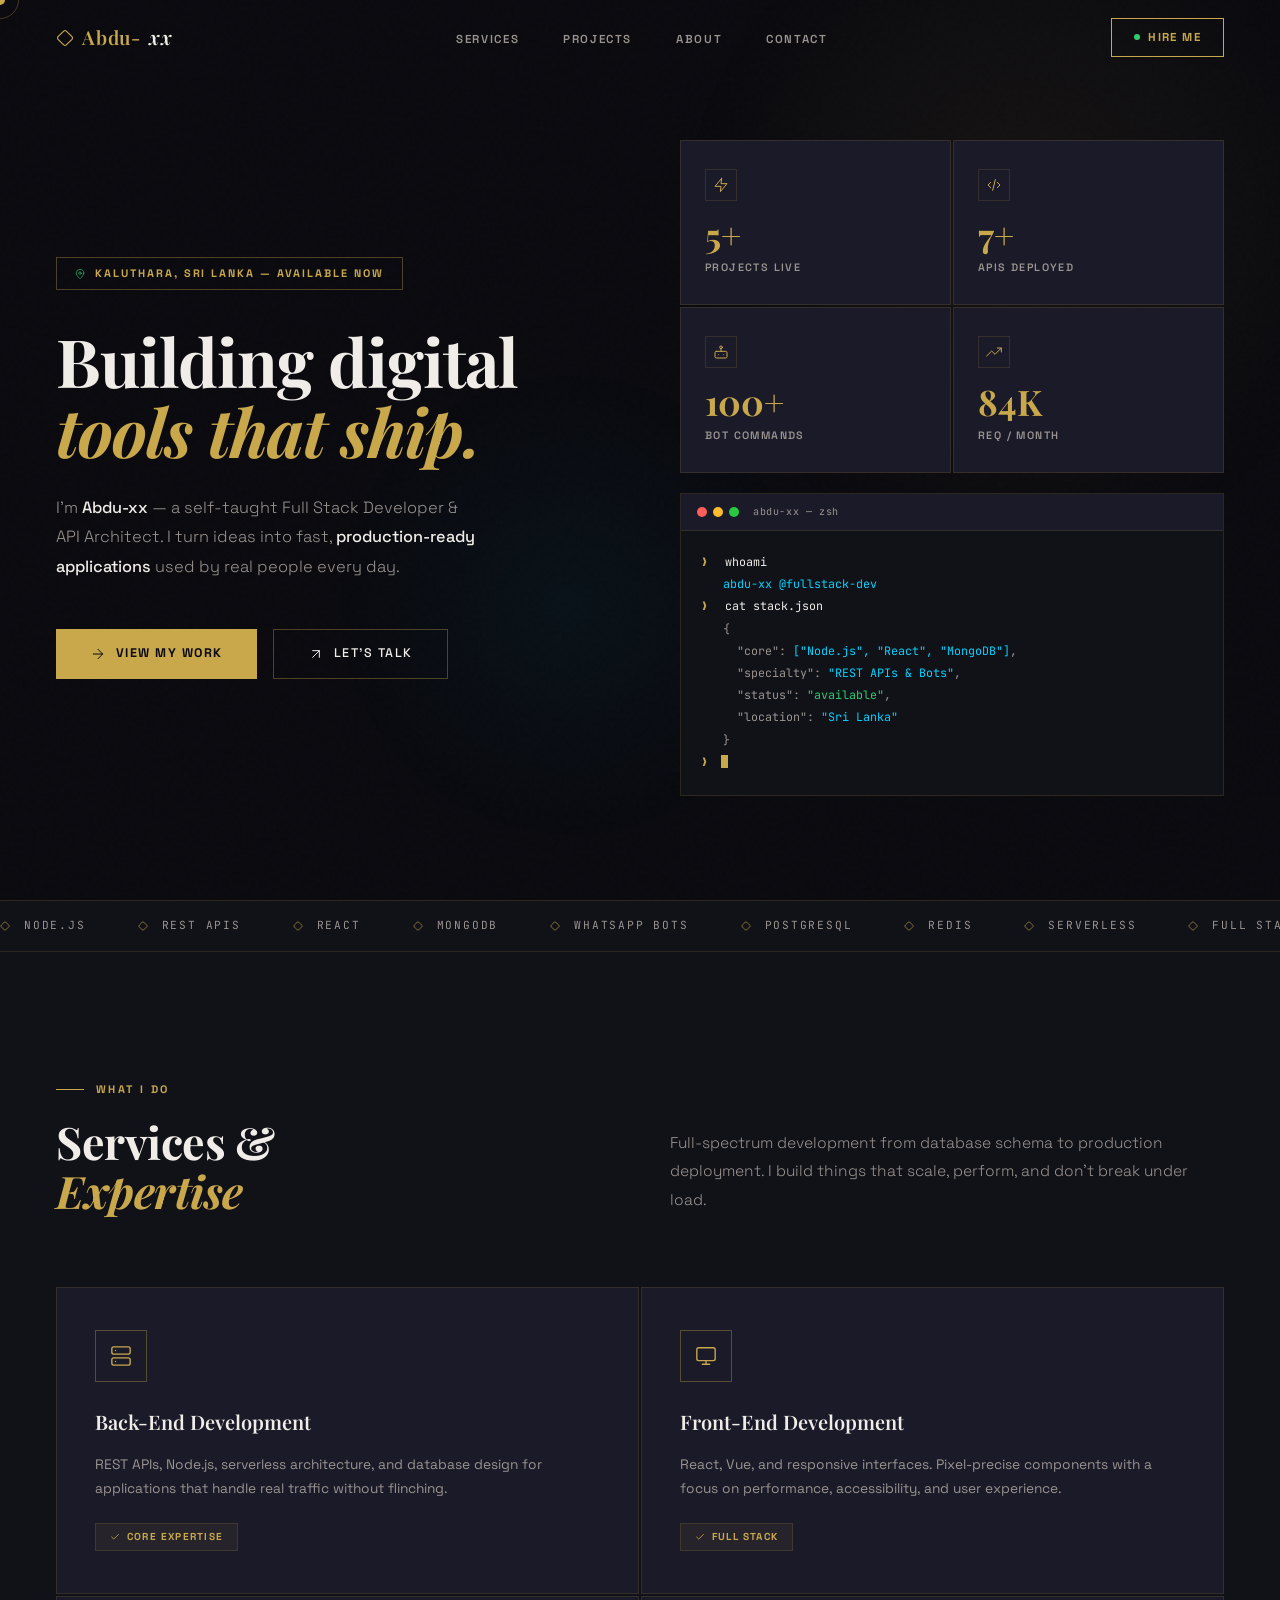
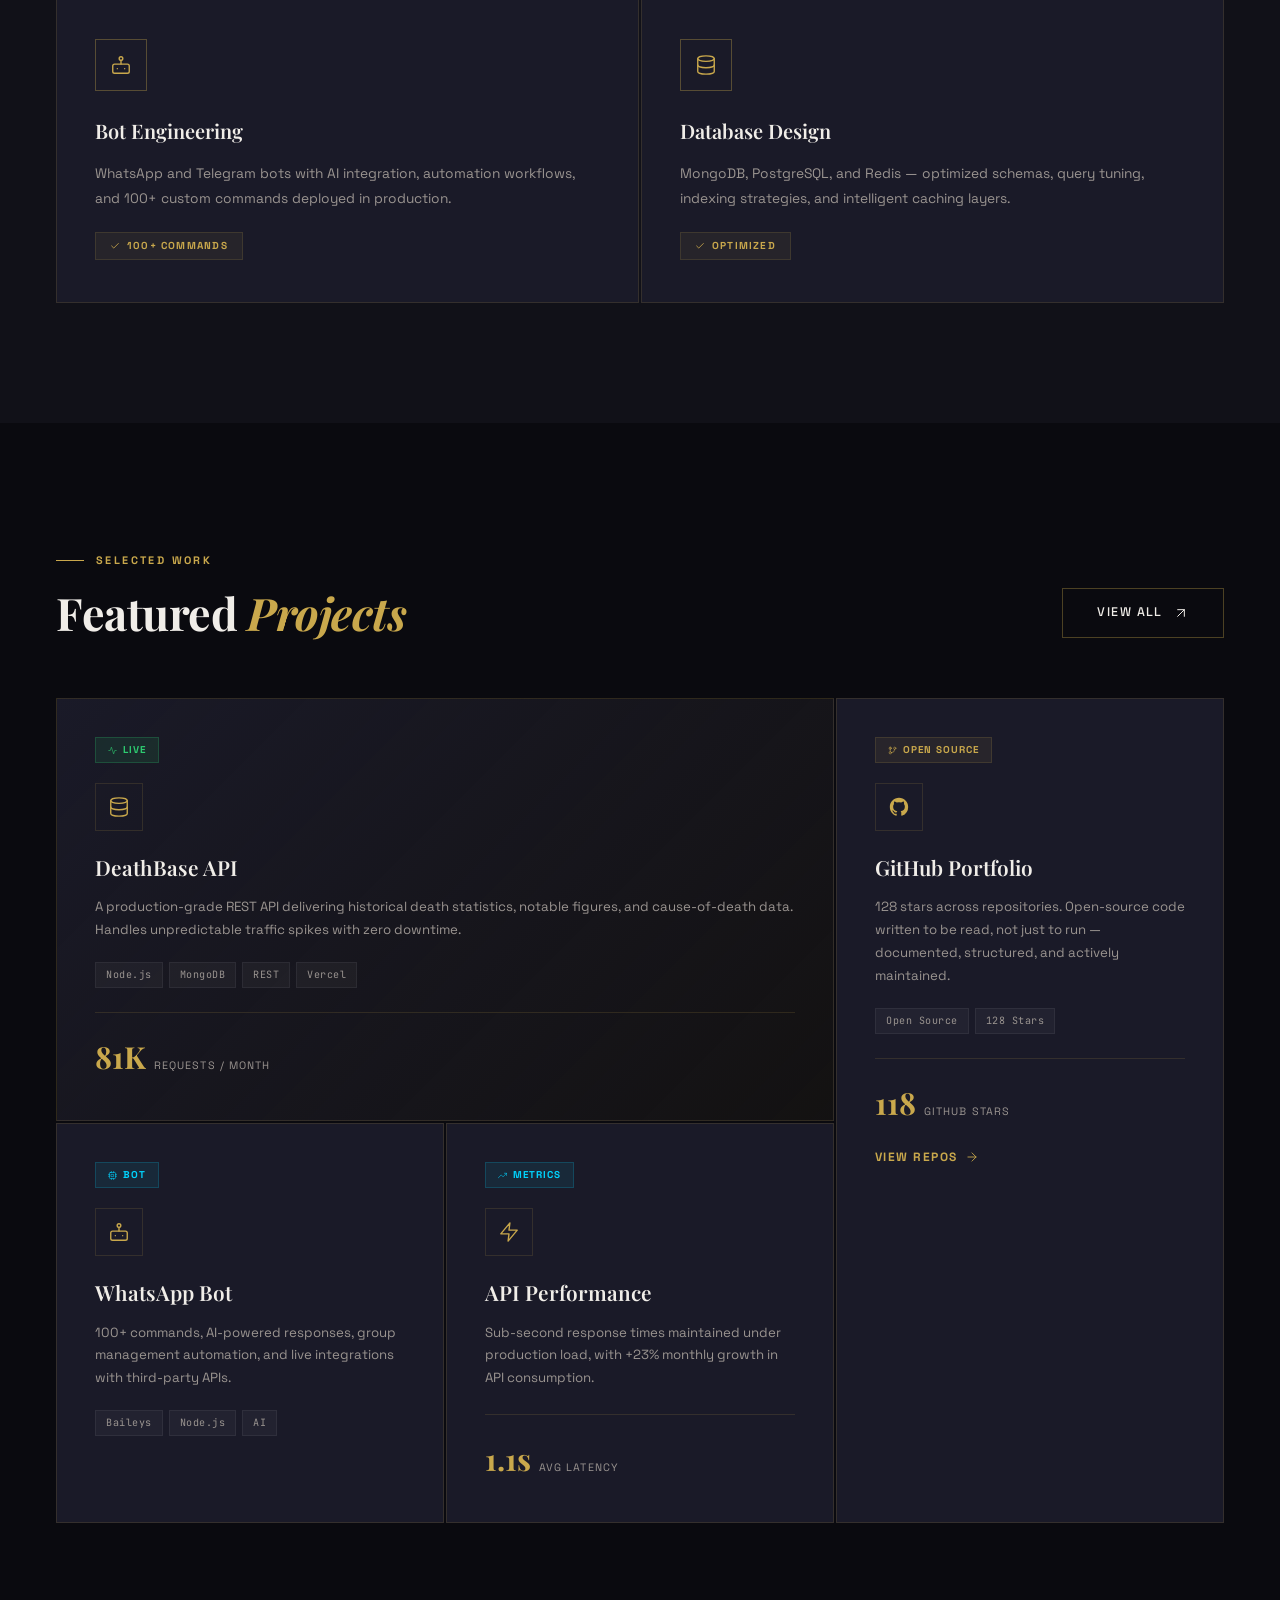
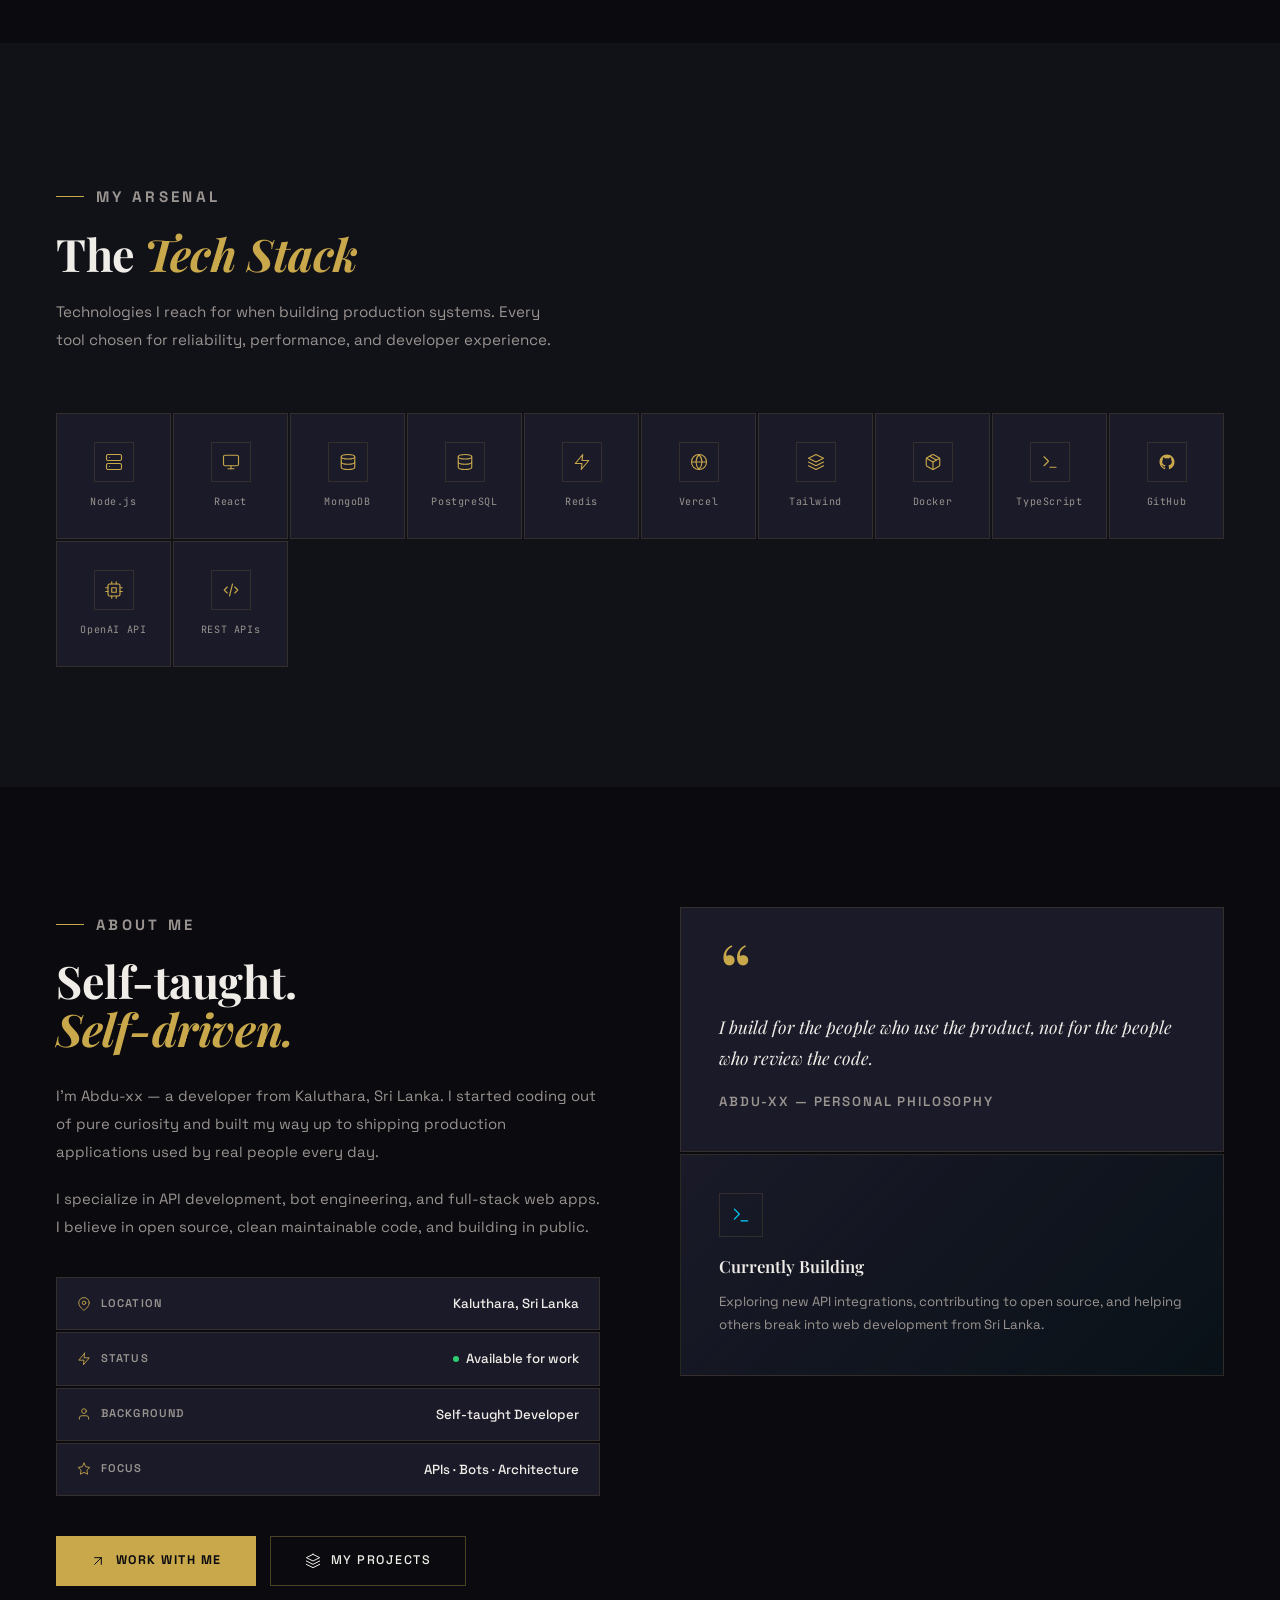
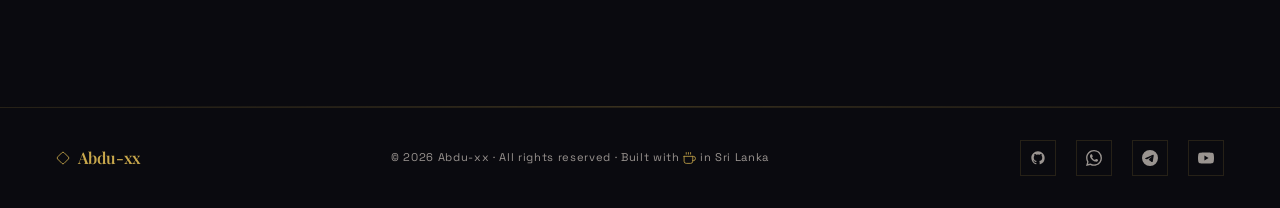
<file: index.html>
<!DOCTYPE html>
<html lang="en">
<head>
<meta charset="UTF-8"/>
<meta name="viewport" content="width=device-width, initial-scale=1.0"/>
<title>Abdu-xx — Full Stack Developer & API Architect</title>
<meta name="description" content="Self-taught Full Stack Developer from Sri Lanka. Production APIs, web apps & bots."/>
<meta name="og:title" content="Abdu-xx — Full Stack Developer & API Architect"/>
<meta name="og:description" content="Self-taught dev from Sri Lanka. Production APIs, web apps & bots with 5+ live projects."/>
<link rel="preconnect" href="https://fonts.googleapis.com"/>
<link rel="preconnect" href="https://fonts.gstatic.com" crossorigin/>
<link href="https://fonts.googleapis.com/css2?family=Playfair+Display:ital,wght@0,400;0,600;0,700;1,400;1,600&family=Space+Grotesk:wght@300;400;500;600;700&family=JetBrains+Mono:wght@300;400;500&display=swap" rel="stylesheet"/>
<link rel="stylesheet" href="css/base.css"/>
<link rel="stylesheet" href="css/home.css"/>
</head>
<body>

<!-- ICON SPRITE (inline symbols, referenced via <use>) -->
<svg xmlns="http://www.w3.org/2000/svg" style="display:none">
  <defs>
    <symbol id="i-arrow-right" viewBox="0 0 24 24" fill="none" stroke="currentColor" stroke-width="1.5" stroke-linecap="round" stroke-linejoin="round"><path d="M5 12h14M12 5l7 7-7 7"/></symbol>
    <symbol id="i-arrow-up-right" viewBox="0 0 24 24" fill="none" stroke="currentColor" stroke-width="1.5" stroke-linecap="round" stroke-linejoin="round"><path d="M7 17L17 7M7 7h10v10"/></symbol>
    <symbol id="i-diamond" viewBox="0 0 24 24" fill="none" stroke="currentColor" stroke-width="1.5" stroke-linecap="round" stroke-linejoin="round"><path d="M2.7 10.3a2.41 2.41 0 0 0 0 3.41l7.59 7.59a2.41 2.41 0 0 0 3.41 0l7.59-7.59a2.41 2.41 0 0 0 0-3.41L13.7 2.71a2.41 2.41 0 0 0-3.41 0z"/></symbol>
    <symbol id="i-zap" viewBox="0 0 24 24" fill="none" stroke="currentColor" stroke-width="1.5" stroke-linecap="round" stroke-linejoin="round"><polygon points="13 2 3 14 12 14 11 22 21 10 12 10 13 2"/></symbol>
    <symbol id="i-server" viewBox="0 0 24 24" fill="none" stroke="currentColor" stroke-width="1.5" stroke-linecap="round" stroke-linejoin="round"><rect x="2" y="2" width="20" height="8" rx="2"/><rect x="2" y="14" width="20" height="8" rx="2"/><line x1="6" y1="6" x2="6.01" y2="6"/><line x1="6" y1="18" x2="6.01" y2="18"/></symbol>
    <symbol id="i-monitor" viewBox="0 0 24 24" fill="none" stroke="currentColor" stroke-width="1.5" stroke-linecap="round" stroke-linejoin="round"><rect x="2" y="3" width="20" height="14" rx="2"/><line x1="8" y1="21" x2="16" y2="21"/><line x1="12" y1="17" x2="12" y2="21"/></symbol>
    <symbol id="i-bot" viewBox="0 0 24 24" fill="none" stroke="currentColor" stroke-width="1.5" stroke-linecap="round" stroke-linejoin="round"><rect x="3" y="11" width="18" height="10" rx="2"/><circle cx="12" cy="5" r="2"/><path d="M12 7v4"/><line x1="8" y1="16" x2="8" y2="16"/><line x1="16" y1="16" x2="16" y2="16"/></symbol>
    <symbol id="i-database" viewBox="0 0 24 24" fill="none" stroke="currentColor" stroke-width="1.5" stroke-linecap="round" stroke-linejoin="round"><ellipse cx="12" cy="5" rx="9" ry="3"/><path d="M3 5v14c0 1.66 4.03 3 9 3s9-1.34 9-3V5"/><path d="M3 12c0 1.66 4.03 3 9 3s9-1.34 9-3"/></symbol>
    <symbol id="i-activity" viewBox="0 0 24 24" fill="none" stroke="currentColor" stroke-width="1.5" stroke-linecap="round" stroke-linejoin="round"><polyline points="22 12 18 12 15 21 9 3 6 12 2 12"/></symbol>
    <symbol id="i-globe" viewBox="0 0 24 24" fill="none" stroke="currentColor" stroke-width="1.5" stroke-linecap="round" stroke-linejoin="round"><circle cx="12" cy="12" r="10"/><line x1="2" y1="12" x2="22" y2="12"/><path d="M12 2a15.3 15.3 0 0 1 4 10 15.3 15.3 0 0 1-4 10 15.3 15.3 0 0 1-4-10 15.3 15.3 0 0 1 4-10z"/></symbol>
    <symbol id="i-cpu" viewBox="0 0 24 24" fill="none" stroke="currentColor" stroke-width="1.5" stroke-linecap="round" stroke-linejoin="round"><rect x="4" y="4" width="16" height="16" rx="2"/><rect x="9" y="9" width="6" height="6"/><line x1="9" y1="1" x2="9" y2="4"/><line x1="15" y1="1" x2="15" y2="4"/><line x1="9" y1="20" x2="9" y2="23"/><line x1="15" y1="20" x2="15" y2="23"/><line x1="20" y1="9" x2="23" y2="9"/><line x1="20" y1="14" x2="23" y2="14"/><line x1="1" y1="9" x2="4" y2="9"/><line x1="1" y1="14" x2="4" y2="14"/></symbol>
    <symbol id="i-layers" viewBox="0 0 24 24" fill="none" stroke="currentColor" stroke-width="1.5" stroke-linecap="round" stroke-linejoin="round"><polygon points="12 2 2 7 12 12 22 7 12 2"/><polyline points="2 17 12 22 22 17"/><polyline points="2 12 12 17 22 12"/></symbol>
    <symbol id="i-terminal" viewBox="0 0 24 24" fill="none" stroke="currentColor" stroke-width="1.5" stroke-linecap="round" stroke-linejoin="round"><polyline points="4 17 10 11 4 5"/><line x1="12" y1="19" x2="20" y2="19"/></symbol>
    <symbol id="i-git-branch" viewBox="0 0 24 24" fill="none" stroke="currentColor" stroke-width="1.5" stroke-linecap="round" stroke-linejoin="round"><line x1="6" y1="3" x2="6" y2="15"/><circle cx="18" cy="6" r="3"/><circle cx="6" cy="18" r="3"/><circle cx="6" cy="6" r="3"/><path d="M18 9a9 9 0 0 1-9 9"/></symbol>
    <symbol id="i-package" viewBox="0 0 24 24" fill="none" stroke="currentColor" stroke-width="1.5" stroke-linecap="round" stroke-linejoin="round"><line x1="16.5" y1="9.4" x2="7.5" y2="4.21"/><path d="M21 16V8a2 2 0 0 0-1-1.73l-7-4a2 2 0 0 0-2 0l-7 4A2 2 0 0 0 3 8v8a2 2 0 0 0 1 1.73l7 4a2 2 0 0 0 2 0l7-4A2 2 0 0 0 21 16z"/><polyline points="3.27 6.96 12 12.01 20.73 6.96"/><line x1="12" y1="22.08" x2="12" y2="12"/></symbol>
    <symbol id="i-trending-up" viewBox="0 0 24 24" fill="none" stroke="currentColor" stroke-width="1.5" stroke-linecap="round" stroke-linejoin="round"><polyline points="23 6 13.5 15.5 8.5 10.5 1 18"/><polyline points="17 6 23 6 23 12"/></symbol>
    <symbol id="i-map-pin" viewBox="0 0 24 24" fill="none" stroke="currentColor" stroke-width="1.5" stroke-linecap="round" stroke-linejoin="round"><path d="M21 10c0 7-9 13-9 13s-9-6-9-13a9 9 0 0 1 18 0z"/><circle cx="12" cy="10" r="3"/></symbol>
    <symbol id="i-check" viewBox="0 0 24 24" fill="none" stroke="currentColor" stroke-width="2" stroke-linecap="round" stroke-linejoin="round"><polyline points="20 6 9 17 4 12"/></symbol>
    <symbol id="i-external-link" viewBox="0 0 24 24" fill="none" stroke="currentColor" stroke-width="1.5" stroke-linecap="round" stroke-linejoin="round"><path d="M18 13v6a2 2 0 0 1-2 2H5a2 2 0 0 1-2-2V8a2 2 0 0 1 2-2h6"/><polyline points="15 3 21 3 21 9"/><line x1="10" y1="14" x2="21" y2="3"/></symbol>
    <symbol id="i-github" viewBox="0 0 24 24" fill="currentColor"><path d="M12 2C6.477 2 2 6.484 2 12.017c0 4.425 2.865 8.18 6.839 9.504.5.092.682-.217.682-.483 0-.237-.008-.868-.013-1.703-2.782.605-3.369-1.343-3.369-1.343-.454-1.158-1.11-1.466-1.11-1.466-.908-.62.069-.608.069-.608 1.003.07 1.531 1.032 1.531 1.032.892 1.53 2.341 1.088 2.91.832.092-.647.35-1.088.636-1.338-2.22-.253-4.555-1.113-4.555-4.951 0-1.093.39-1.988 1.029-2.688-.103-.253-.446-1.272.098-2.65 0 0 .84-.27 2.75 1.026A9.564 9.564 0 0 1 12 6.844a9.59 9.59 0 0 1 2.504.337c1.909-1.296 2.747-1.027 2.747-1.027.546 1.379.202 2.398.1 2.651.64.7 1.028 1.595 1.028 2.688 0 3.848-2.339 4.695-4.566 4.943.359.309.678.92.678 1.855 0 1.338-.012 2.419-.012 2.747 0 .268.18.58.688.482A10.02 10.02 0 0 0 22 12.017C22 6.484 17.522 2 12 2z"/></symbol>
    <symbol id="i-whatsapp" viewBox="0 0 24 24" fill="currentColor"><path d="M17.472 14.382c-.297-.149-1.758-.867-2.03-.967-.273-.099-.471-.148-.67.15-.197.297-.767.966-.94 1.164-.173.199-.347.223-.644.075-.297-.15-1.255-.463-2.39-1.475-.883-.788-1.48-1.761-1.653-2.059-.173-.297-.018-.458.13-.606.134-.133.298-.347.446-.52.149-.174.198-.298.298-.497.099-.198.05-.371-.025-.52-.075-.149-.669-1.612-.916-2.207-.242-.579-.487-.5-.669-.51-.173-.008-.371-.01-.57-.01-.198 0-.52.074-.792.372-.272.297-1.04 1.016-1.04 2.479 0 1.462 1.065 2.875 1.213 3.074.149.198 2.096 3.2 5.077 4.487.709.306 1.262.489 1.694.625.712.227 1.36.195 1.871.118.571-.085 1.758-.719 2.006-1.413.248-.694.248-1.289.173-1.413-.074-.124-.272-.198-.57-.347m-5.421 7.403h-.004a9.87 9.87 0 0 1-5.031-1.378l-.361-.214-3.741.982.998-3.648-.235-.374a9.86 9.86 0 0 1-1.51-5.26c.001-5.45 4.436-9.884 9.888-9.884 2.64 0 5.122 1.03 6.988 2.898a9.825 9.825 0 0 1 2.893 6.994c-.003 5.45-4.437 9.884-9.885 9.884m8.413-18.297A11.815 11.815 0 0 0 12.05 0C5.495 0 .16 5.335.157 11.892c0 2.096.547 4.142 1.588 5.945L.057 24l6.305-1.654a11.882 11.882 0 0 0 5.683 1.448h.005c6.554 0 11.89-5.335 11.893-11.893a11.821 11.821 0 0 0-3.48-8.413z"/></symbol>
    <symbol id="i-telegram" viewBox="0 0 24 24" fill="currentColor"><path d="M11.944 0A12 12 0 0 0 0 12a12 12 0 0 0 12 12 12 12 0 0 0 12-12A12 12 0 0 0 12 0a12 12 0 0 0-.056 0zm4.962 7.224c.1-.002.321.023.465.14a.506.506 0 0 1 .171.325c.016.093.036.306.02.472-.18 1.898-.962 6.502-1.36 8.627-.168.9-.499 1.201-.82 1.23-.696.065-1.225-.46-1.9-.902-1.056-.693-1.653-1.124-2.678-1.8-1.185-.78-.417-1.21.258-1.91.177-.184 3.247-2.977 3.307-3.23.007-.032.014-.15-.056-.212s-.174-.041-.249-.024c-.106.024-1.793 1.14-5.061 3.345-.48.33-.913.49-1.302.48-.428-.008-1.252-.241-1.865-.44-.752-.245-1.349-.374-1.297-.789.027-.216.325-.437.893-.663 3.498-1.524 5.83-2.529 6.998-3.014 3.332-1.386 4.025-1.627 4.476-1.635z"/></symbol>
    <symbol id="i-youtube" viewBox="0 0 24 24" fill="currentColor"><path d="M23.495 6.205a3.007 3.007 0 0 0-2.088-2.088c-1.87-.501-9.396-.501-9.396-.501s-7.507-.01-9.396.501A3.007 3.007 0 0 0 .527 6.205a31.247 31.247 0 0 0-.522 5.805 31.247 31.247 0 0 0 .522 5.783 3.007 3.007 0 0 0 2.088 2.088c1.868.502 9.396.502 9.396.502s7.506 0 9.396-.502a3.007 3.007 0 0 0 2.088-2.088 31.247 31.247 0 0 0 .5-5.783 31.247 31.247 0 0 0-.5-5.805zM9.609 15.601V8.408l6.264 3.602z"/></symbol>
    <symbol id="i-coffee" viewBox="0 0 24 24" fill="none" stroke="currentColor" stroke-width="1.5" stroke-linecap="round" stroke-linejoin="round"><path d="M18 8h1a4 4 0 0 1 0 8h-1"/><path d="M2 8h16v9a4 4 0 0 1-4 4H6a4 4 0 0 1-4-4V8z"/><line x1="6" y1="1" x2="6" y2="4"/><line x1="10" y1="1" x2="10" y2="4"/><line x1="14" y1="1" x2="14" y2="4"/></symbol>
    <symbol id="i-user" viewBox="0 0 24 24" fill="none" stroke="currentColor" stroke-width="1.5" stroke-linecap="round" stroke-linejoin="round"><path d="M20 21v-2a4 4 0 0 0-4-4H8a4 4 0 0 0-4 4v2"/><circle cx="12" cy="7" r="4"/></symbol>
    <symbol id="i-menu" viewBox="0 0 24 24" fill="none" stroke="currentColor" stroke-width="1.5" stroke-linecap="round"><path d="M3 6h18M3 12h18M3 18h18"/></symbol>
    <symbol id="i-close" viewBox="0 0 24 24" fill="none" stroke="currentColor" stroke-width="1.5" stroke-linecap="round"><path d="M18 6L6 18M6 6l12 12"/></symbol>
    <symbol id="i-lock" viewBox="0 0 24 24" fill="none" stroke="currentColor" stroke-width="1.5" stroke-linecap="round" stroke-linejoin="round"><rect x="3" y="11" width="18" height="11" rx="2" ry="2"/><path d="M7 11V7a5 5 0 0 1 10 0v4"/></symbol>
    <symbol id="i-api" viewBox="0 0 24 24" fill="none" stroke="currentColor" stroke-width="1.5" stroke-linecap="round" stroke-linejoin="round"><path d="M7 8l-4 4 4 4M17 8l4 4-4 4M14 4l-4 16"/></symbol>
    <symbol id="i-star" viewBox="0 0 24 24" fill="none" stroke="currentColor" stroke-width="1.5" stroke-linecap="round" stroke-linejoin="round"><polygon points="12 2 15.09 8.26 22 9.27 17 14.14 18.18 21.02 12 17.77 5.82 21.02 7 14.14 2 9.27 8.91 8.26 12 2"/></symbol>
  </defs>
</svg>

<!-- CURSOR -->
<div id="cursor" aria-hidden="true"></div>
<div id="cursor-ring" aria-hidden="true"></div>

<!-- NAV -->
<nav id="nav" role="navigation" aria-label="Main navigation">
  <a href="index.html" class="nav-logo" aria-label="Abdu-xx home">
    <svg class="icon icon-stroke logo-icon" aria-hidden="true"><use href="#i-diamond"/></svg>
    Abdu-<em>xx</em>
  </a>

  <ul class="nav-links" role="list">
    <li><a href="#services">Services</a></li>
    <li><a href="#projects">Projects</a></li>
    <li><a href="#about">About</a></li>
    <li><a href="contact.html">Contact</a></li>
  </ul>

  <div class="nav-right">
    <a href="contact.html" class="nav-cta">
      <span class="avail-dot" aria-hidden="true"></span>
      Hire me
    </a>
    <button class="mobile-menu-btn" id="mobile-menu-btn" aria-label="Open menu" aria-expanded="false">
      <svg class="icon icon-stroke" id="menu-icon" aria-hidden="true"><use href="#i-menu"/></svg>
      <svg class="icon icon-stroke" id="close-icon" aria-hidden="true" style="display:none"><use href="#i-close"/></svg>
    </button>
  </div>
</nav>

<!-- MOBILE DRAWER -->
<nav class="nav-drawer" id="nav-drawer" aria-label="Mobile navigation">
  <a href="#services">Services</a>
  <a href="#projects">Projects</a>
  <a href="#about">About</a>
  <a href="contact.html">Contact</a>
  <a href="contact.html" class="btn-primary" style="justify-content:center;margin-top:8px">Hire me</a>
</nav>

<!-- ═══ HERO ═══ -->
<section class="hero section-pad" id="home" aria-labelledby="hero-heading">
  <div class="hero-glow-1" aria-hidden="true"></div>
  <div class="hero-glow-2" aria-hidden="true"></div>

  <!-- Left -->
  <div class="hero-left fade-up">
    <div class="hero-eyebrow" aria-label="Location and availability">
      <svg class="icon icon-stroke" style="width:10px;height:10px;color:var(--green)" aria-hidden="true"><use href="#i-map-pin"/></svg>
      Kaluthara, Sri Lanka &mdash; Available Now
    </div>

    <h1 class="hero-title" id="hero-heading">
      Building digital<br/><em>tools that ship.</em>
    </h1>

    <p class="hero-desc">
      I'm <strong>Abdu-xx</strong> &mdash; a self-taught Full Stack Developer &amp; API Architect.
      I turn ideas into fast, <strong>production-ready applications</strong> used by real people every day.
    </p>

    <div class="hero-actions">
      <a href="#projects" class="btn-primary">
        <svg class="icon icon-stroke" aria-hidden="true"><use href="#i-arrow-right"/></svg>
        View My Work
      </a>
      <a href="contact.html" class="btn-ghost">
        <svg class="icon icon-stroke" aria-hidden="true"><use href="#i-arrow-up-right"/></svg>
        Let's Talk
      </a>
    </div>
  </div>

  <!-- Right -->
  <div class="hero-right fade-up" style="transition-delay:0.18s">
    <div class="stat-grid">
      <div class="stat-card">
        <div class="stat-icon-wrap" aria-hidden="true">
          <svg class="icon icon-stroke"><use href="#i-zap"/></svg>
        </div>
        <div class="stat-num" data-count="5" data-suffix="+">5+</div>
        <div class="stat-label">Projects Live</div>
      </div>
      <div class="stat-card">
        <div class="stat-icon-wrap" aria-hidden="true">
          <svg class="icon icon-stroke"><use href="#i-api"/></svg>
        </div>
        <div class="stat-num" data-count="7" data-suffix="+">7+</div>
        <div class="stat-label">APIs Deployed</div>
      </div>
      <div class="stat-card">
        <div class="stat-icon-wrap" aria-hidden="true">
          <svg class="icon icon-stroke"><use href="#i-bot"/></svg>
        </div>
        <div class="stat-num" data-count="100" data-suffix="+">100+</div>
        <div class="stat-label">Bot Commands</div>
      </div>
      <div class="stat-card">
        <div class="stat-icon-wrap" aria-hidden="true">
          <svg class="icon icon-stroke"><use href="#i-trending-up"/></svg>
        </div>
        <div class="stat-num" data-count="84" data-suffix="K">84K</div>
        <div class="stat-label">Req / Month</div>
      </div>
    </div>

    <!-- Terminal -->
    <div class="terminal" role="img" aria-label="Code terminal showing developer profile">
      <div class="terminal-bar">
        <span class="t-dot r" aria-hidden="true"></span>
        <span class="t-dot y" aria-hidden="true"></span>
        <span class="t-dot g" aria-hidden="true"></span>
        <span class="terminal-label">abdu-xx &mdash; zsh</span>
      </div>
      <div class="terminal-body" aria-hidden="true">
        <div class="t-line"><span class="t-prompt">&#10095;</span><span class="t-cmd">&nbsp;whoami</span></div>
        <div class="t-out t-cyan">abdu-xx @fullstack-dev</div>
        <div class="t-line"><span class="t-prompt">&#10095;</span><span class="t-cmd">&nbsp;cat stack.json</span></div>
        <div class="t-out">{</div>
        <div class="t-out">&nbsp;&nbsp;"core": <span class="t-cyan">["Node.js", "React", "MongoDB"]</span>,</div>
        <div class="t-out">&nbsp;&nbsp;"specialty": <span class="t-cyan">"REST APIs &amp; Bots"</span>,</div>
        <div class="t-out">&nbsp;&nbsp;"status": <span class="t-green">"available"</span>,</div>
        <div class="t-out">&nbsp;&nbsp;"location": <span class="t-cyan">"Sri Lanka"</span></div>
        <div class="t-out">}</div>
        <div class="t-line"><span class="t-prompt">&#10095;</span><span class="t-cursor" aria-hidden="true"></span></div>
      </div>
    </div>
  </div>
</section>

<!-- ═══ MARQUEE ═══ -->
<div class="marquee-wrap" aria-hidden="true">
  <div class="marquee-track">
    <span class="marquee-item"><svg class="icon icon-stroke marquee-sep" style="width:10px;height:10px;color:var(--gold)"><use href="#i-diamond"/></svg> Node.js</span>
    <span class="marquee-item"><svg class="icon icon-stroke marquee-sep" style="width:10px;height:10px;color:var(--gold)"><use href="#i-diamond"/></svg> REST APIs</span>
    <span class="marquee-item"><svg class="icon icon-stroke marquee-sep" style="width:10px;height:10px;color:var(--gold)"><use href="#i-diamond"/></svg> React</span>
    <span class="marquee-item"><svg class="icon icon-stroke marquee-sep" style="width:10px;height:10px;color:var(--gold)"><use href="#i-diamond"/></svg> MongoDB</span>
    <span class="marquee-item"><svg class="icon icon-stroke marquee-sep" style="width:10px;height:10px;color:var(--gold)"><use href="#i-diamond"/></svg> WhatsApp Bots</span>
    <span class="marquee-item"><svg class="icon icon-stroke marquee-sep" style="width:10px;height:10px;color:var(--gold)"><use href="#i-diamond"/></svg> PostgreSQL</span>
    <span class="marquee-item"><svg class="icon icon-stroke marquee-sep" style="width:10px;height:10px;color:var(--gold)"><use href="#i-diamond"/></svg> Redis</span>
    <span class="marquee-item"><svg class="icon icon-stroke marquee-sep" style="width:10px;height:10px;color:var(--gold)"><use href="#i-diamond"/></svg> Serverless</span>
    <span class="marquee-item"><svg class="icon icon-stroke marquee-sep" style="width:10px;height:10px;color:var(--gold)"><use href="#i-diamond"/></svg> Full Stack Dev</span>
    <span class="marquee-item"><svg class="icon icon-stroke marquee-sep" style="width:10px;height:10px;color:var(--gold)"><use href="#i-diamond"/></svg> API Architecture</span>
    <!-- duplicate -->
    <span class="marquee-item"><svg class="icon icon-stroke marquee-sep" style="width:10px;height:10px;color:var(--gold)"><use href="#i-diamond"/></svg> Node.js</span>
    <span class="marquee-item"><svg class="icon icon-stroke marquee-sep" style="width:10px;height:10px;color:var(--gold)"><use href="#i-diamond"/></svg> REST APIs</span>
    <span class="marquee-item"><svg class="icon icon-stroke marquee-sep" style="width:10px;height:10px;color:var(--gold)"><use href="#i-diamond"/></svg> React</span>
    <span class="marquee-item"><svg class="icon icon-stroke marquee-sep" style="width:10px;height:10px;color:var(--gold)"><use href="#i-diamond"/></svg> MongoDB</span>
    <span class="marquee-item"><svg class="icon icon-stroke marquee-sep" style="width:10px;height:10px;color:var(--gold)"><use href="#i-diamond"/></svg> WhatsApp Bots</span>
    <span class="marquee-item"><svg class="icon icon-stroke marquee-sep" style="width:10px;height:10px;color:var(--gold)"><use href="#i-diamond"/></svg> PostgreSQL</span>
    <span class="marquee-item"><svg class="icon icon-stroke marquee-sep" style="width:10px;height:10px;color:var(--gold)"><use href="#i-diamond"/></svg> Redis</span>
    <span class="marquee-item"><svg class="icon icon-stroke marquee-sep" style="width:10px;height:10px;color:var(--gold)"><use href="#i-diamond"/></svg> Serverless</span>
    <span class="marquee-item"><svg class="icon icon-stroke marquee-sep" style="width:10px;height:10px;color:var(--gold)"><use href="#i-diamond"/></svg> Full Stack Dev</span>
    <span class="marquee-item"><svg class="icon icon-stroke marquee-sep" style="width:10px;height:10px;color:var(--gold)"><use href="#i-diamond"/></svg> API Architecture</span>
  </div>
</div>

<!-- ═══ SERVICES ═══ -->
<section class="services section-pad" id="services" aria-labelledby="services-heading">
  <div class="services-header fade-up">
    <div>
      <p class="eyebrow">What I Do</p>
      <h2 id="services-heading">Services &amp;<br/><em>Expertise</em></h2>
    </div>
    <p class="services-desc">Full-spectrum development from database schema to production deployment. I build things that scale, perform, and don't break under load.</p>
  </div>

  <div class="service-grid fade-up" style="transition-delay:0.12s">
    <div class="service-card">
      <div class="service-icon-wrap" aria-hidden="true">
        <svg class="icon icon-stroke"><use href="#i-server"/></svg>
      </div>
      <h3>Back-End Development</h3>
      <p>REST APIs, Node.js, serverless architecture, and database design for applications that handle real traffic without flinching.</p>
      <div class="service-badge">
        <svg class="icon icon-stroke"><use href="#i-check"/></svg>
        Core Expertise
      </div>
    </div>

    <div class="service-card">
      <div class="service-icon-wrap" aria-hidden="true">
        <svg class="icon icon-stroke"><use href="#i-monitor"/></svg>
      </div>
      <h3>Front-End Development</h3>
      <p>React, Vue, and responsive interfaces. Pixel-precise components with a focus on performance, accessibility, and user experience.</p>
      <div class="service-badge">
        <svg class="icon icon-stroke"><use href="#i-check"/></svg>
        Full Stack
      </div>
    </div>

    <div class="service-card">
      <div class="service-icon-wrap" aria-hidden="true">
        <svg class="icon icon-stroke"><use href="#i-bot"/></svg>
      </div>
      <h3>Bot Engineering</h3>
      <p>WhatsApp and Telegram bots with AI integration, automation workflows, and 100+ custom commands deployed in production.</p>
      <div class="service-badge">
        <svg class="icon icon-stroke"><use href="#i-check"/></svg>
        100+ Commands
      </div>
    </div>

    <div class="service-card">
      <div class="service-icon-wrap" aria-hidden="true">
        <svg class="icon icon-stroke"><use href="#i-database"/></svg>
      </div>
      <h3>Database Design</h3>
      <p>MongoDB, PostgreSQL, and Redis &mdash; optimized schemas, query tuning, indexing strategies, and intelligent caching layers.</p>
      <div class="service-badge">
        <svg class="icon icon-stroke"><use href="#i-check"/></svg>
        Optimized
      </div>
    </div>
  </div>
</section>

<!-- ═══ PROJECTS ═══ -->
<section class="projects-section" id="projects" aria-labelledby="projects-heading">
  <div class="projects-header fade-up">
    <div>
      <p class="eyebrow">Selected Work</p>
      <h2 id="projects-heading">Featured <em>Projects</em></h2>
    </div>
    <a href="projects.html" class="btn-ghost">
      View All
      <svg class="icon icon-stroke"><use href="#i-arrow-up-right"/></svg>
    </a>
  </div>

  <div class="bento fade-up" style="transition-delay:0.1s">
    <!-- FEATURED -->
    <div class="bento-card featured">
      <span class="bento-badge badge-live">
        <svg class="icon icon-stroke"><use href="#i-activity"/></svg>
        Live
      </span>
      <div class="bento-icon-wrap" aria-hidden="true">
        <svg class="icon icon-stroke"><use href="#i-database"/></svg>
      </div>
      <h3>DeathBase API</h3>
      <p>A production-grade REST API delivering historical death statistics, notable figures, and cause-of-death data. Handles unpredictable traffic spikes with zero downtime.</p>
      <div class="bento-tags">
        <span class="bento-tag">Node.js</span>
        <span class="bento-tag">MongoDB</span>
        <span class="bento-tag">REST</span>
        <span class="bento-tag">Vercel</span>
      </div>
      <div class="bento-stat">
        <span class="num" data-count="84" data-suffix="K">84K</span>
        <span class="lbl">requests / month</span>
      </div>
    </div>

    <!-- TALL -->
    <div class="bento-card tall">
      <span class="bento-badge badge-oss">
        <svg class="icon icon-stroke"><use href="#i-git-branch"/></svg>
        Open Source
      </span>
      <div class="bento-icon-wrap" aria-hidden="true">
        <svg class="icon i-github"><use href="#i-github"/></svg>
      </div>
      <h3>GitHub Portfolio</h3>
      <p>128 stars across repositories. Open-source code written to be read, not just to run &mdash; documented, structured, and actively maintained.</p>
      <div class="bento-tags">
        <span class="bento-tag">Open Source</span>
        <span class="bento-tag">128 Stars</span>
      </div>
      <div class="bento-stat">
        <span class="num" data-count="128">128</span>
        <span class="lbl">GitHub Stars</span>
      </div>
      <a href="https://github.com/Abdu-xx" target="_blank" rel="noopener" class="btn-text" style="margin-top:20px">
        View Repos
        <svg class="icon icon-stroke"><use href="#i-arrow-right"/></svg>
      </a>
    </div>

    <!-- Bot -->
    <div class="bento-card">
      <span class="bento-badge badge-api">
        <svg class="icon icon-stroke"><use href="#i-cpu"/></svg>
        Bot
      </span>
      <div class="bento-icon-wrap" aria-hidden="true">
        <svg class="icon icon-stroke"><use href="#i-bot"/></svg>
      </div>
      <h3>WhatsApp Bot</h3>
      <p>100+ commands, AI-powered responses, group management automation, and live integrations with third-party APIs.</p>
      <div class="bento-tags">
        <span class="bento-tag">Baileys</span>
        <span class="bento-tag">Node.js</span>
        <span class="bento-tag">AI</span>
      </div>
    </div>

    <!-- Metrics -->
    <div class="bento-card">
      <span class="bento-badge badge-api">
        <svg class="icon icon-stroke"><use href="#i-trending-up"/></svg>
        Metrics
      </span>
      <div class="bento-icon-wrap" aria-hidden="true">
        <svg class="icon icon-stroke"><use href="#i-zap"/></svg>
      </div>
      <h3>API Performance</h3>
      <p>Sub-second response times maintained under production load, with +23% monthly growth in API consumption.</p>
      <div class="bento-stat">
        <span class="num" data-count="1.2" data-suffix="s">1.2s</span>
        <span class="lbl">avg latency</span>
      </div>
    </div>
  </div>
</section>

<!-- ═══ TECH STACK ═══ -->
<section class="tech-section section-pad" aria-labelledby="tech-heading">
  <div class="tech-intro fade-up">
    <p class="eyebrow">My Arsenal</p>
    <h2 id="tech-heading">The <em>Tech Stack</em></h2>
    <p>Technologies I reach for when building production systems. Every tool chosen for reliability, performance, and developer experience.</p>
  </div>

  <div class="tech-grid fade-up" style="transition-delay:0.15s">
    <div class="tech-item">
      <div class="tech-icon-wrap" aria-hidden="true"><svg class="icon icon-stroke"><use href="#i-server"/></svg></div>
      <div class="tech-name">Node.js</div>
    </div>
    <div class="tech-item">
      <div class="tech-icon-wrap" aria-hidden="true"><svg class="icon icon-stroke"><use href="#i-monitor"/></svg></div>
      <div class="tech-name">React</div>
    </div>
    <div class="tech-item">
      <div class="tech-icon-wrap" aria-hidden="true"><svg class="icon icon-stroke"><use href="#i-database"/></svg></div>
      <div class="tech-name">MongoDB</div>
    </div>
    <div class="tech-item">
      <div class="tech-icon-wrap" aria-hidden="true"><svg class="icon icon-stroke"><use href="#i-database"/></svg></div>
      <div class="tech-name">PostgreSQL</div>
    </div>
    <div class="tech-item">
      <div class="tech-icon-wrap" aria-hidden="true"><svg class="icon icon-stroke"><use href="#i-zap"/></svg></div>
      <div class="tech-name">Redis</div>
    </div>
    <div class="tech-item">
      <div class="tech-icon-wrap" aria-hidden="true"><svg class="icon icon-stroke"><use href="#i-globe"/></svg></div>
      <div class="tech-name">Vercel</div>
    </div>
    <div class="tech-item">
      <div class="tech-icon-wrap" aria-hidden="true"><svg class="icon icon-stroke"><use href="#i-layers"/></svg></div>
      <div class="tech-name">Tailwind</div>
    </div>
    <div class="tech-item">
      <div class="tech-icon-wrap" aria-hidden="true"><svg class="icon icon-stroke"><use href="#i-package"/></svg></div>
      <div class="tech-name">Docker</div>
    </div>
    <div class="tech-item">
      <div class="tech-icon-wrap" aria-hidden="true"><svg class="icon icon-stroke"><use href="#i-terminal"/></svg></div>
      <div class="tech-name">TypeScript</div>
    </div>
    <div class="tech-item">
      <div class="tech-icon-wrap" aria-hidden="true"><svg class="icon i-github"><use href="#i-github"/></svg></div>
      <div class="tech-name">GitHub</div>
    </div>
    <div class="tech-item">
      <div class="tech-icon-wrap" aria-hidden="true"><svg class="icon icon-stroke"><use href="#i-cpu"/></svg></div>
      <div class="tech-name">OpenAI API</div>
    </div>
    <div class="tech-item">
      <div class="tech-icon-wrap" aria-hidden="true"><svg class="icon icon-stroke"><use href="#i-api"/></svg></div>
      <div class="tech-name">REST APIs</div>
    </div>
  </div>
</section>

<!-- ═══ ABOUT ═══ -->
<section class="about-section" id="about" aria-labelledby="about-heading">
  <div class="about-left fade-up">
    <p class="eyebrow">About Me</p>
    <h2 id="about-heading">Self-taught.<br/><em>Self-driven.</em></h2>
    <p>I'm Abdu-xx &mdash; a developer from Kaluthara, Sri Lanka. I started coding out of pure curiosity and built my way up to shipping production applications used by real people every day.</p>
    <p>I specialize in API development, bot engineering, and full-stack web apps. I believe in open source, clean maintainable code, and building in public.</p>

    <div class="fact-list">
      <div class="fact-row">
        <span class="fact-key">
          <svg class="icon icon-stroke" aria-hidden="true"><use href="#i-map-pin"/></svg>
          Location
        </span>
        <span class="fact-val">Kaluthara, Sri Lanka</span>
      </div>
      <div class="fact-row">
        <span class="fact-key">
          <svg class="icon icon-stroke" aria-hidden="true"><use href="#i-zap"/></svg>
          Status
        </span>
        <span class="fact-val"><span class="live-dot" aria-hidden="true"></span> Available for work</span>
      </div>
      <div class="fact-row">
        <span class="fact-key">
          <svg class="icon icon-stroke" aria-hidden="true"><use href="#i-user"/></svg>
          Background
        </span>
        <span class="fact-val">Self-taught Developer</span>
      </div>
      <div class="fact-row">
        <span class="fact-key">
          <svg class="icon icon-stroke" aria-hidden="true"><use href="#i-star"/></svg>
          Focus
        </span>
        <span class="fact-val">APIs &middot; Bots &middot; Architecture</span>
      </div>
    </div>

    <div class="about-actions">
      <a href="contact.html" class="btn-primary">
        <svg class="icon icon-stroke" aria-hidden="true"><use href="#i-arrow-up-right"/></svg>
        Work With Me
      </a>
      <a href="projects.html" class="btn-ghost">
        <svg class="icon icon-stroke" aria-hidden="true"><use href="#i-layers"/></svg>
        My Projects
      </a>
    </div>
  </div>

  <div class="about-right fade-up" style="transition-delay:0.18s">
    <div class="about-card">
      <span class="quote-mark" aria-hidden="true">&ldquo;</span>
      <blockquote>I build for the people who use the product, not for the people who review the code.</blockquote>
      <p class="quote-attr">Abdu-xx &mdash; Personal Philosophy</p>
    </div>
    <div class="about-card highlight">
      <div class="currently-building-icon" aria-hidden="true">
        <svg class="icon icon-stroke"><use href="#i-terminal"/></svg>
      </div>
      <h3>Currently Building</h3>
      <p>Exploring new API integrations, contributing to open source, and helping others break into web development from Sri Lanka.</p>
    </div>
  </div>
</section>

<div class="gold-line" aria-hidden="true"></div>

<!-- ═══ FOOTER ═══ -->
<footer role="contentinfo">
  <div class="footer-logo">
    <svg class="icon icon-stroke" aria-hidden="true"><use href="#i-diamond"/></svg>
    Abdu-xx
  </div>
  <p class="footer-copy">
    &copy; 2026 Abdu-xx &middot; All rights reserved &middot; Built with
    <svg class="icon icon-stroke" style="width:13px;height:13px;color:var(--gold)" aria-label="coffee"><use href="#i-coffee"/></svg>
    in Sri Lanka
  </p>
  <nav class="footer-socials" aria-label="Social links">
    <a href="https://github.com/Abdu-xx" target="_blank" rel="noopener" aria-label="GitHub">
      <svg class="icon" aria-hidden="true"><use href="#i-github"/></svg>
    </a>
    <a href="https://wa.me/94776803526" target="_blank" rel="noopener" aria-label="WhatsApp">
      <svg class="icon" aria-hidden="true"><use href="#i-whatsapp"/></svg>
    </a>
    <a href="https://t.me/+94776803526" target="_blank" rel="noopener" aria-label="Telegram">
      <svg class="icon" aria-hidden="true"><use href="#i-telegram"/></svg>
    </a>
    <a href="https://youtube.com/@xanz_crush" target="_blank" rel="noopener" aria-label="YouTube">
      <svg class="icon" aria-hidden="true"><use href="#i-youtube"/></svg>
    </a>
  </nav>
</footer>

<script src="js/main.js" defer></script>
</body>
</html>
</file>
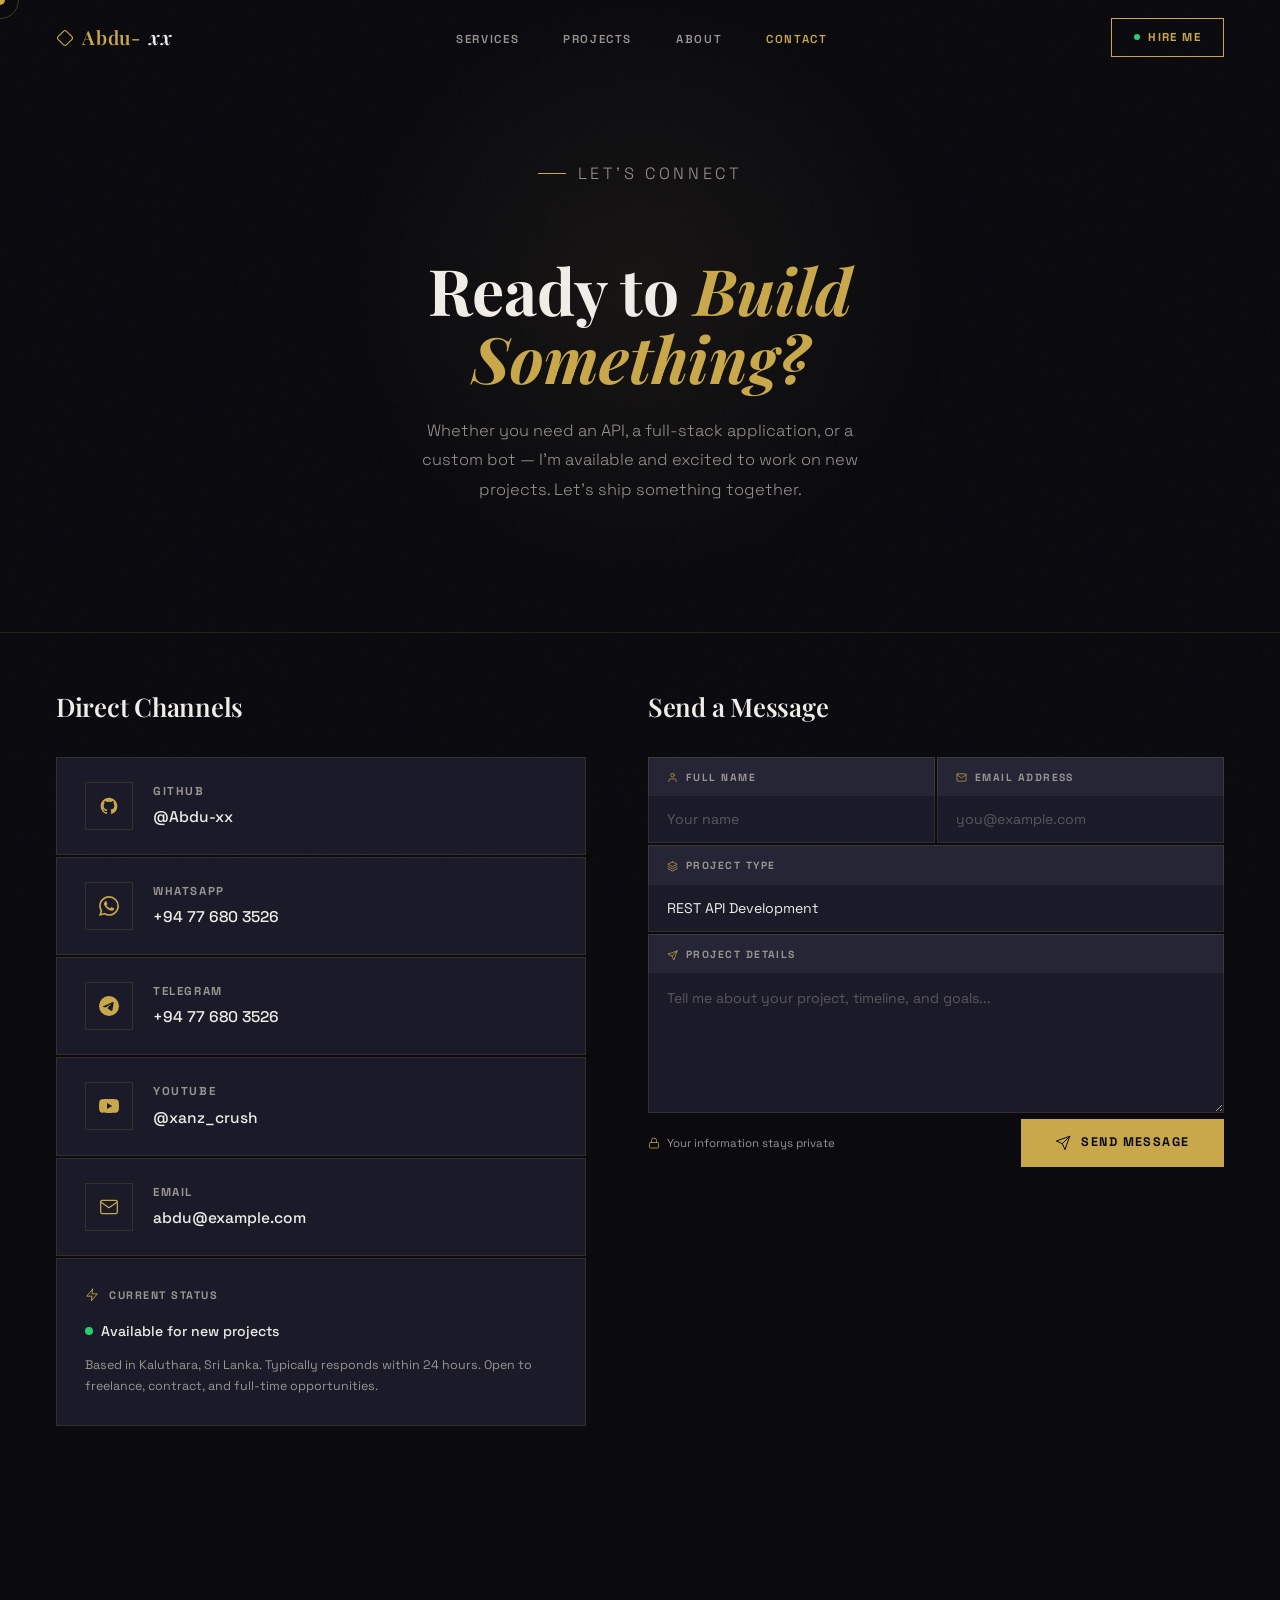
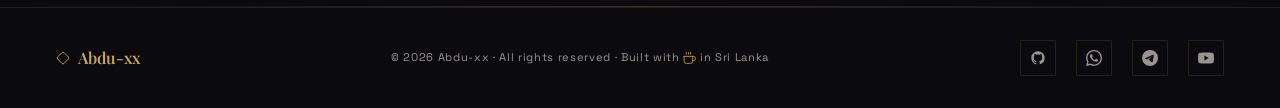
<file: contact.html>
<!DOCTYPE html>
<html lang="en">
<head>
<meta charset="UTF-8"/>
<meta name="viewport" content="width=device-width, initial-scale=1.0"/>
<title>Contact — Abdu-xx</title>
<meta name="description" content="Get in touch with Abdu-xx — Full Stack Developer & API Architect from Sri Lanka. Available for new projects."/>
<link rel="preconnect" href="https://fonts.googleapis.com"/>
<link rel="preconnect" href="https://fonts.gstatic.com" crossorigin/>
<link href="https://fonts.googleapis.com/css2?family=Playfair+Display:ital,wght@0,400;0,600;0,700;1,400;1,600&family=Space+Grotesk:wght@300;400;500;600;700&family=JetBrains+Mono:wght@300;400;500&display=swap" rel="stylesheet"/>
<link rel="stylesheet" href="css/base.css"/>
<link rel="stylesheet" href="css/contact.css"/>
</head>
<body>

<svg xmlns="http://www.w3.org/2000/svg" style="display:none">
  <symbol id="i-diamond" viewBox="0 0 24 24" fill="none" stroke="currentColor" stroke-width="1.5" stroke-linecap="round" stroke-linejoin="round"><path d="M2.7 10.3a2.41 2.41 0 0 0 0 3.41l7.59 7.59a2.41 2.41 0 0 0 3.41 0l7.59-7.59a2.41 2.41 0 0 0 0-3.41L13.7 2.71a2.41 2.41 0 0 0-3.41 0z"/></symbol>
  <symbol id="i-arrow-up-right" viewBox="0 0 24 24" fill="none" stroke="currentColor" stroke-width="1.5" stroke-linecap="round" stroke-linejoin="round"><path d="M7 17L17 7M7 7h10v10"/></symbol>
  <symbol id="i-arrow-right" viewBox="0 0 24 24" fill="none" stroke="currentColor" stroke-width="1.5" stroke-linecap="round" stroke-linejoin="round"><path d="M5 12h14M12 5l7 7-7 7"/></symbol>
  <symbol id="i-menu" viewBox="0 0 24 24" fill="none" stroke="currentColor" stroke-width="1.5" stroke-linecap="round"><path d="M3 6h18M3 12h18M3 18h18"/></symbol>
  <symbol id="i-close" viewBox="0 0 24 24" fill="none" stroke="currentColor" stroke-width="1.5" stroke-linecap="round"><path d="M18 6L6 18M6 6l12 12"/></symbol>
  <symbol id="i-mail" viewBox="0 0 24 24" fill="none" stroke="currentColor" stroke-width="1.5" stroke-linecap="round" stroke-linejoin="round"><path d="M4 4h16c1.1 0 2 .9 2 2v12c0 1.1-.9 2-2 2H4c-1.1 0-2-.9-2-2V6c0-1.1.9-2 2-2z"/><polyline points="22,6 12,13 2,6"/></symbol>
  <symbol id="i-user" viewBox="0 0 24 24" fill="none" stroke="currentColor" stroke-width="1.5" stroke-linecap="round" stroke-linejoin="round"><path d="M20 21v-2a4 4 0 0 0-4-4H8a4 4 0 0 0-4 4v2"/><circle cx="12" cy="7" r="4"/></symbol>
  <symbol id="i-send" viewBox="0 0 24 24" fill="none" stroke="currentColor" stroke-width="1.5" stroke-linecap="round" stroke-linejoin="round"><line x1="22" y1="2" x2="11" y2="13"/><polygon points="22 2 15 22 11 13 2 9 22 2"/></symbol>
  <symbol id="i-zap" viewBox="0 0 24 24" fill="none" stroke="currentColor" stroke-width="1.5" stroke-linecap="round" stroke-linejoin="round"><polygon points="13 2 3 14 12 14 11 22 21 10 12 10 13 2"/></symbol>
  <symbol id="i-lock" viewBox="0 0 24 24" fill="none" stroke="currentColor" stroke-width="1.5" stroke-linecap="round" stroke-linejoin="round"><rect x="3" y="11" width="18" height="11" rx="2" ry="2"/><path d="M7 11V7a5 5 0 0 1 10 0v4"/></symbol>
  <symbol id="i-layers" viewBox="0 0 24 24" fill="none" stroke="currentColor" stroke-width="1.5" stroke-linecap="round" stroke-linejoin="round"><polygon points="12 2 2 7 12 12 22 7 12 2"/><polyline points="2 17 12 22 22 17"/><polyline points="2 12 12 17 22 12"/></symbol>
  <symbol id="i-check" viewBox="0 0 24 24" fill="none" stroke="currentColor" stroke-width="2" stroke-linecap="round" stroke-linejoin="round"><polyline points="20 6 9 17 4 12"/></symbol>
  <symbol id="i-coffee" viewBox="0 0 24 24" fill="none" stroke="currentColor" stroke-width="1.5" stroke-linecap="round" stroke-linejoin="round"><path d="M18 8h1a4 4 0 0 1 0 8h-1"/><path d="M2 8h16v9a4 4 0 0 1-4 4H6a4 4 0 0 1-4-4V8z"/><line x1="6" y1="1" x2="6" y2="4"/><line x1="10" y1="1" x2="10" y2="4"/><line x1="14" y1="1" x2="14" y2="4"/></symbol>
  <symbol id="i-github" viewBox="0 0 24 24" fill="currentColor"><path d="M12 2C6.477 2 2 6.484 2 12.017c0 4.425 2.865 8.18 6.839 9.504.5.092.682-.217.682-.483 0-.237-.008-.868-.013-1.703-2.782.605-3.369-1.343-3.369-1.343-.454-1.158-1.11-1.466-1.11-1.466-.908-.62.069-.608.069-.608 1.003.07 1.531 1.032 1.531 1.032.892 1.53 2.341 1.088 2.91.832.092-.647.35-1.088.636-1.338-2.22-.253-4.555-1.113-4.555-4.951 0-1.093.39-1.988 1.029-2.688-.103-.253-.446-1.272.098-2.65 0 0 .84-.27 2.75 1.026A9.564 9.564 0 0 1 12 6.844a9.59 9.59 0 0 1 2.504.337c1.909-1.296 2.747-1.027 2.747-1.027.546 1.379.202 2.398.1 2.651.64.7 1.028 1.595 1.028 2.688 0 3.848-2.339 4.695-4.566 4.943.359.309.678.92.678 1.855 0 1.338-.012 2.419-.012 2.747 0 .268.18.58.688.482A10.02 10.02 0 0 0 22 12.017C22 6.484 17.522 2 12 2z"/></symbol>
  <symbol id="i-whatsapp" viewBox="0 0 24 24" fill="currentColor"><path d="M17.472 14.382c-.297-.149-1.758-.867-2.03-.967-.273-.099-.471-.148-.67.15-.197.297-.767.966-.94 1.164-.173.199-.347.223-.644.075-.297-.15-1.255-.463-2.39-1.475-.883-.788-1.48-1.761-1.653-2.059-.173-.297-.018-.458.13-.606.134-.133.298-.347.446-.52.149-.174.198-.298.298-.497.099-.198.05-.371-.025-.52-.075-.149-.669-1.612-.916-2.207-.242-.579-.487-.5-.669-.51-.173-.008-.371-.01-.57-.01-.198 0-.52.074-.792.372-.272.297-1.04 1.016-1.04 2.479 0 1.462 1.065 2.875 1.213 3.074.149.198 2.096 3.2 5.077 4.487.709.306 1.262.489 1.694.625.712.227 1.36.195 1.871.118.571-.085 1.758-.719 2.006-1.413.248-.694.248-1.289.173-1.413-.074-.124-.272-.198-.57-.347m-5.421 7.403h-.004a9.87 9.87 0 0 1-5.031-1.378l-.361-.214-3.741.982.998-3.648-.235-.374a9.86 9.86 0 0 1-1.51-5.26c.001-5.45 4.436-9.884 9.888-9.884 2.64 0 5.122 1.03 6.988 2.898a9.825 9.825 0 0 1 2.893 6.994c-.003 5.45-4.437 9.884-9.885 9.884m8.413-18.297A11.815 11.815 0 0 0 12.05 0C5.495 0 .16 5.335.157 11.892c0 2.096.547 4.142 1.588 5.945L.057 24l6.305-1.654a11.882 11.882 0 0 0 5.683 1.448h.005c6.554 0 11.89-5.335 11.893-11.893a11.821 11.821 0 0 0-3.48-8.413z"/></symbol>
  <symbol id="i-telegram" viewBox="0 0 24 24" fill="currentColor"><path d="M11.944 0A12 12 0 0 0 0 12a12 12 0 0 0 12 12 12 12 0 0 0 12-12A12 12 0 0 0 12 0a12 12 0 0 0-.056 0zm4.962 7.224c.1-.002.321.023.465.14a.506.506 0 0 1 .171.325c.016.093.036.306.02.472-.18 1.898-.962 6.502-1.36 8.627-.168.9-.499 1.201-.82 1.23-.696.065-1.225-.46-1.9-.902-1.056-.693-1.653-1.124-2.678-1.8-1.185-.78-.417-1.21.258-1.91.177-.184 3.247-2.977 3.307-3.23.007-.032.014-.15-.056-.212s-.174-.041-.249-.024c-.106.024-1.793 1.14-5.061 3.345-.48.33-.913.49-1.302.48-.428-.008-1.252-.241-1.865-.44-.752-.245-1.349-.374-1.297-.789.027-.216.325-.437.893-.663 3.498-1.524 5.83-2.529 6.998-3.014 3.332-1.386 4.025-1.627 4.476-1.635z"/></symbol>
  <symbol id="i-youtube" viewBox="0 0 24 24" fill="currentColor"><path d="M23.495 6.205a3.007 3.007 0 0 0-2.088-2.088c-1.87-.501-9.396-.501-9.396-.501s-7.507-.01-9.396.501A3.007 3.007 0 0 0 .527 6.205a31.247 31.247 0 0 0-.522 5.805 31.247 31.247 0 0 0 .522 5.783 3.007 3.007 0 0 0 2.088 2.088c1.868.502 9.396.502 9.396.502s7.506 0 9.396-.502a3.007 3.007 0 0 0 2.088-2.088 31.247 31.247 0 0 0 .5-5.783 31.247 31.247 0 0 0-.5-5.805zM9.609 15.601V8.408l6.264 3.602z"/></symbol>
</svg>

<div id="cursor" aria-hidden="true"></div>
<div id="cursor-ring" aria-hidden="true"></div>

<!-- NAV -->
<nav id="nav" role="navigation">
  <a href="index.html" class="nav-logo">
    <svg class="icon icon-stroke logo-icon" aria-hidden="true"><use href="#i-diamond"/></svg>
    Abdu-<em>xx</em>
  </a>
  <ul class="nav-links">
    <li><a href="index.html#services">Services</a></li>
    <li><a href="projects.html">Projects</a></li>
    <li><a href="index.html#about">About</a></li>
    <li><a href="contact.html" style="color:var(--gold)">Contact</a></li>
  </ul>
  <div class="nav-right">
    <a href="contact.html" class="nav-cta">
      <span class="avail-dot" aria-hidden="true"></span>
      Hire me
    </a>
    <button class="mobile-menu-btn" id="mobile-menu-btn" aria-label="Open menu">
      <svg class="icon icon-stroke" id="menu-icon"><use href="#i-menu"/></svg>
      <svg class="icon icon-stroke" id="close-icon" style="display:none"><use href="#i-close"/></svg>
    </button>
  </div>
</nav>
<nav class="nav-drawer" id="nav-drawer">
  <a href="index.html">Home</a>
  <a href="index.html#services">Services</a>
  <a href="projects.html">Projects</a>
  <a href="index.html#about">About</a>
  <a href="contact.html">Contact</a>
</nav>

<!-- CONTACT HERO -->
<section class="contact-hero" aria-labelledby="contact-title">
  <div class="contact-hero-glow" aria-hidden="true"></div>
  <div class="contact-hero-content fade-up">
    <p class="eyebrow" style="justify-content:center">Let's Connect</p>
    <h1 id="contact-title">Ready to <em>Build<br/>Something?</em></h1>
    <p>Whether you need an API, a full-stack application, or a custom bot &mdash; I'm available and excited to work on new projects. Let's ship something together.</p>
  </div>
</section>

<!-- MAIN CONTACT GRID -->
<div class="contact-main">

  <!-- LEFT: Contact Methods -->
  <div class="contact-methods fade-up">
    <h2>Direct Channels</h2>
    <div class="contact-method-list">

      <a href="https://github.com/Abdu-xx" target="_blank" rel="noopener" class="contact-method">
        <div class="method-icon" aria-hidden="true"><svg class="icon"><use href="#i-github"/></svg></div>
        <div class="method-info">
          <div class="method-name">GitHub</div>
          <div class="method-handle">@Abdu-xx</div>
        </div>
        <span class="method-arrow"><svg class="icon icon-stroke"><use href="#i-arrow-up-right"/></svg></span>
      </a>

      <a href="https://wa.me/94776803526" target="_blank" rel="noopener" class="contact-method">
        <div class="method-icon" aria-hidden="true"><svg class="icon"><use href="#i-whatsapp"/></svg></div>
        <div class="method-info">
          <div class="method-name">WhatsApp</div>
          <div class="method-handle">+94 77 680 3526</div>
        </div>
        <span class="method-arrow"><svg class="icon icon-stroke"><use href="#i-arrow-up-right"/></svg></span>
      </a>

      <a href="https://t.me/+94776803526" target="_blank" rel="noopener" class="contact-method">
        <div class="method-icon" aria-hidden="true"><svg class="icon"><use href="#i-telegram"/></svg></div>
        <div class="method-info">
          <div class="method-name">Telegram</div>
          <div class="method-handle">+94 77 680 3526</div>
        </div>
        <span class="method-arrow"><svg class="icon icon-stroke"><use href="#i-arrow-up-right"/></svg></span>
      </a>

      <a href="https://youtube.com/@xanz_crush" target="_blank" rel="noopener" class="contact-method">
        <div class="method-icon" aria-hidden="true"><svg class="icon"><use href="#i-youtube"/></svg></div>
        <div class="method-info">
          <div class="method-name">YouTube</div>
          <div class="method-handle">@xanz_crush</div>
        </div>
        <span class="method-arrow"><svg class="icon icon-stroke"><use href="#i-arrow-up-right"/></svg></span>
      </a>

      <a href="mailto:abdu@example.com" class="contact-method">
        <div class="method-icon" aria-hidden="true"><svg class="icon icon-stroke"><use href="#i-mail"/></svg></div>
        <div class="method-info">
          <div class="method-name">Email</div>
          <div class="method-handle">abdu@example.com</div>
        </div>
        <span class="method-arrow"><svg class="icon icon-stroke"><use href="#i-arrow-up-right"/></svg></span>
      </a>

    </div>

    <div class="availability-card">
      <div class="avail-header">
        <svg class="icon icon-stroke" aria-hidden="true"><use href="#i-zap"/></svg>
        <span class="avail-title">Current Status</span>
      </div>
      <div class="avail-status">
        <span class="live-dot" aria-hidden="true"></span>
        Available for new projects
      </div>
      <p class="avail-note">Based in Kaluthara, Sri Lanka. Typically responds within 24 hours. Open to freelance, contract, and full-time opportunities.</p>
    </div>
  </div>

  <!-- RIGHT: Contact Form -->
  <div class="contact-form-wrap fade-up" style="transition-delay:0.15s">
    <h2>Send a Message</h2>
    <form class="contact-form" id="contact-form">

      <div class="form-row">
        <div class="form-group">
          <label class="form-label" for="name">
            <svg class="icon icon-stroke" aria-hidden="true"><use href="#i-user"/></svg>
            Full Name
          </label>
          <input class="form-input" type="text" id="name" name="name" placeholder="Your name" required/>
        </div>
        <div class="form-group">
          <label class="form-label" for="email">
            <svg class="icon icon-stroke" aria-hidden="true"><use href="#i-mail"/></svg>
            Email Address
          </label>
          <input class="form-input" type="email" id="email" name="email" placeholder="you@example.com" required/>
        </div>
      </div>

      <div class="form-group">
        <label class="form-label" for="project-type">
          <svg class="icon icon-stroke" aria-hidden="true"><use href="#i-layers"/></svg>
          Project Type
        </label>
        <select class="form-select" id="project-type" name="project-type">
          <option>REST API Development</option>
          <option>Full Stack Web App</option>
          <option>WhatsApp / Telegram Bot</option>
          <option>Database Design</option>
          <option>Other</option>
        </select>
      </div>

      <div class="form-group">
        <label class="form-label" for="message">
          <svg class="icon icon-stroke" aria-hidden="true"><use href="#i-send"/></svg>
          Project Details
        </label>
        <textarea class="form-textarea" id="message" name="message" placeholder="Tell me about your project, timeline, and goals..." required></textarea>
      </div>

      <div class="form-submit">
        <span class="form-note">
          <svg class="icon icon-stroke" aria-hidden="true"><use href="#i-lock"/></svg>
          Your information stays private
        </span>
        <button type="submit" class="btn-primary">
          <svg class="icon icon-stroke" aria-hidden="true"><use href="#i-send"/></svg>
          Send Message
        </button>
      </div>

    </form>
  </div>
</div>

<div class="gold-line" aria-hidden="true"></div>

<footer role="contentinfo">
  <div class="footer-logo">
    <svg class="icon icon-stroke" aria-hidden="true"><use href="#i-diamond"/></svg>
    Abdu-xx
  </div>
  <p class="footer-copy">&copy; 2026 Abdu-xx &middot; All rights reserved &middot; Built with <svg class="icon icon-stroke" style="width:13px;height:13px;color:var(--gold)" aria-label="coffee"><use href="#i-coffee"/></svg> in Sri Lanka</p>
  <nav class="footer-socials" aria-label="Social links">
    <a href="https://github.com/Abdu-xx" target="_blank" rel="noopener" aria-label="GitHub"><svg class="icon" aria-hidden="true"><use href="#i-github"/></svg></a>
    <a href="https://wa.me/94776803526" target="_blank" rel="noopener" aria-label="WhatsApp"><svg class="icon" aria-hidden="true"><use href="#i-whatsapp"/></svg></a>
    <a href="https://t.me/+94776803526" target="_blank" rel="noopener" aria-label="Telegram"><svg class="icon" aria-hidden="true"><use href="#i-telegram"/></svg></a>
    <a href="https://youtube.com/@xanz_crush" target="_blank" rel="noopener" aria-label="YouTube"><svg class="icon" aria-hidden="true"><use href="#i-youtube"/></svg></a>
  </nav>
</footer>

<script src="js/main.js" defer></script>
</body>
</html>
</file>
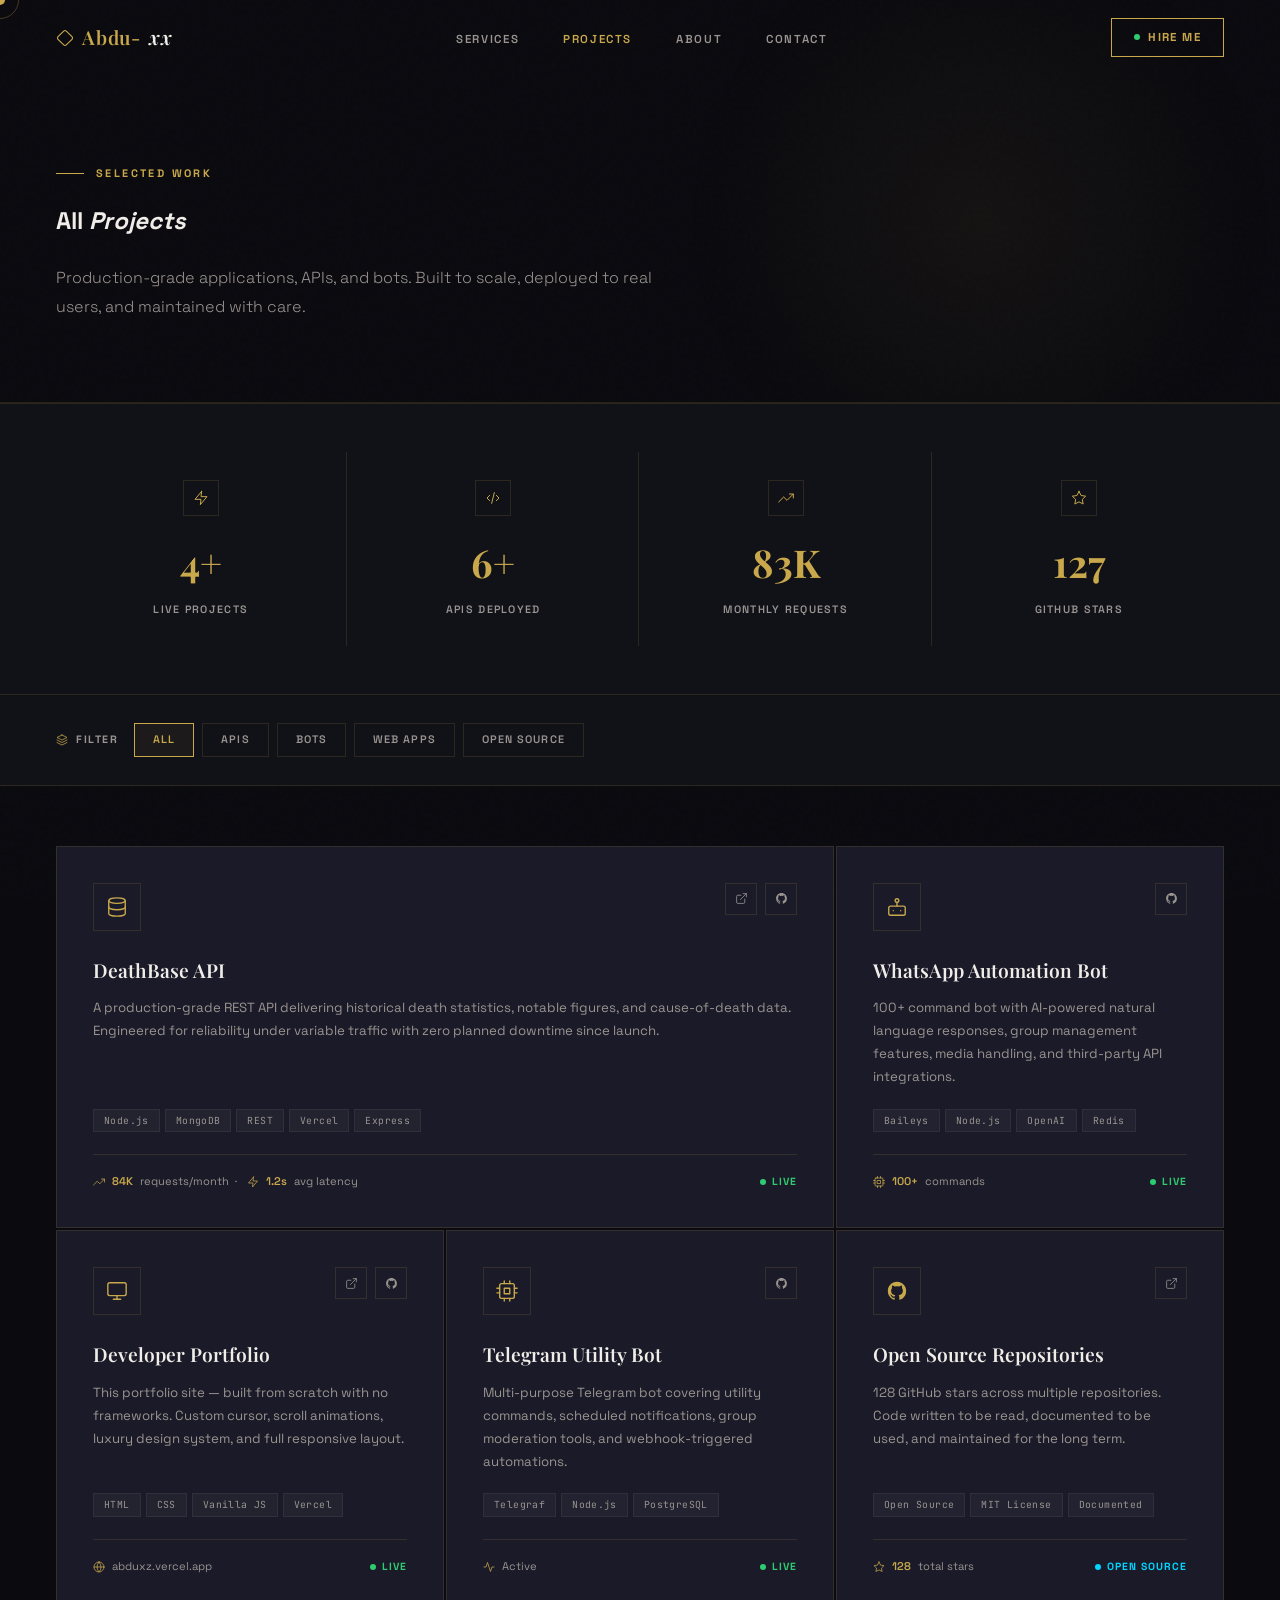
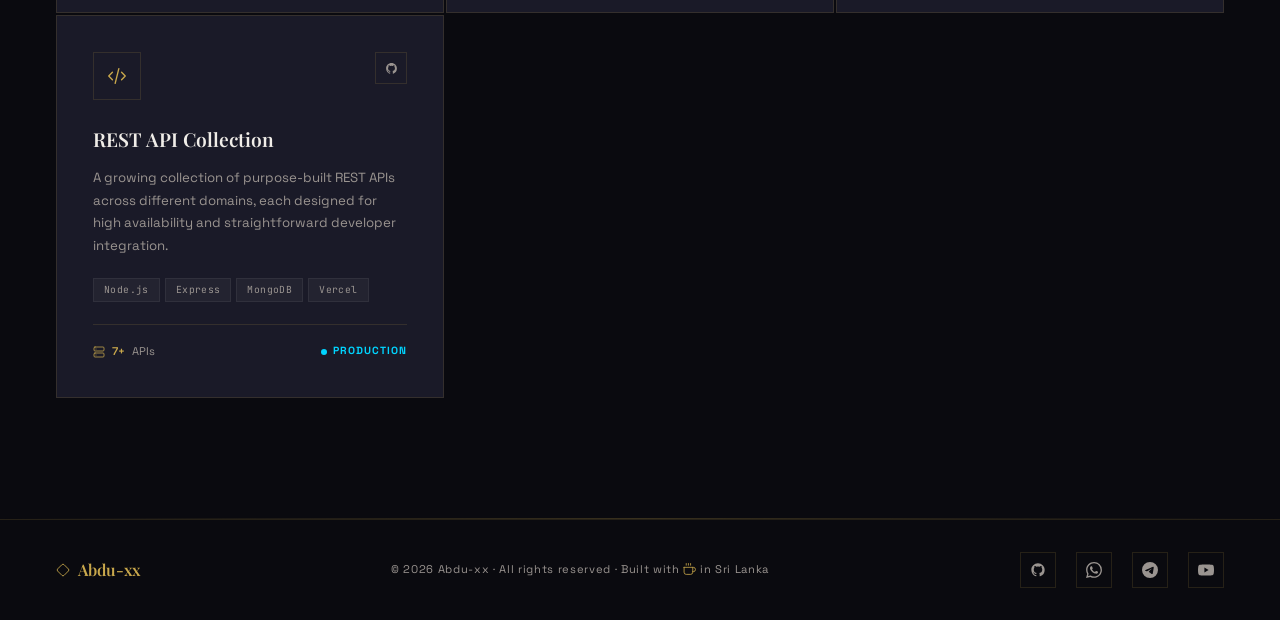
<file: projects.html>
<!DOCTYPE html>
<html lang="en">
<head>
<meta charset="UTF-8"/>
<meta name="viewport" content="width=device-width, initial-scale=1.0"/>
<title>Projects — Abdu-xx</title>
<meta name="description" content="All projects by Abdu-xx — Full Stack Developer & API Architect from Sri Lanka."/>
<link rel="preconnect" href="https://fonts.googleapis.com"/>
<link rel="preconnect" href="https://fonts.gstatic.com" crossorigin/>
<link href="https://fonts.googleapis.com/css2?family=Playfair+Display:ital,wght@0,400;0,600;0,700;1,400;1,600&family=Space+Grotesk:wght@300;400;500;600;700&family=JetBrains+Mono:wght@300;400;500&display=swap" rel="stylesheet"/>
<link rel="stylesheet" href="css/base.css"/>
<link rel="stylesheet" href="css/projects.css"/>
</head>
<body>

<svg xmlns="http://www.w3.org/2000/svg" style="display:none">
  <symbol id="i-diamond" viewBox="0 0 24 24" fill="none" stroke="currentColor" stroke-width="1.5" stroke-linecap="round" stroke-linejoin="round"><path d="M2.7 10.3a2.41 2.41 0 0 0 0 3.41l7.59 7.59a2.41 2.41 0 0 0 3.41 0l7.59-7.59a2.41 2.41 0 0 0 0-3.41L13.7 2.71a2.41 2.41 0 0 0-3.41 0z"/></symbol>
  <symbol id="i-arrow-right" viewBox="0 0 24 24" fill="none" stroke="currentColor" stroke-width="1.5" stroke-linecap="round" stroke-linejoin="round"><path d="M5 12h14M12 5l7 7-7 7"/></symbol>
  <symbol id="i-arrow-up-right" viewBox="0 0 24 24" fill="none" stroke="currentColor" stroke-width="1.5" stroke-linecap="round" stroke-linejoin="round"><path d="M7 17L17 7M7 7h10v10"/></symbol>
  <symbol id="i-menu" viewBox="0 0 24 24" fill="none" stroke="currentColor" stroke-width="1.5" stroke-linecap="round"><path d="M3 6h18M3 12h18M3 18h18"/></symbol>
  <symbol id="i-close" viewBox="0 0 24 24" fill="none" stroke="currentColor" stroke-width="1.5" stroke-linecap="round"><path d="M18 6L6 18M6 6l12 12"/></symbol>
  <symbol id="i-layers" viewBox="0 0 24 24" fill="none" stroke="currentColor" stroke-width="1.5" stroke-linecap="round" stroke-linejoin="round"><polygon points="12 2 2 7 12 12 22 7 12 2"/><polyline points="2 17 12 22 22 17"/><polyline points="2 12 12 17 22 12"/></symbol>
  <symbol id="i-database" viewBox="0 0 24 24" fill="none" stroke="currentColor" stroke-width="1.5" stroke-linecap="round" stroke-linejoin="round"><ellipse cx="12" cy="5" rx="9" ry="3"/><path d="M3 5v14c0 1.66 4.03 3 9 3s9-1.34 9-3V5"/><path d="M3 12c0 1.66 4.03 3 9 3s9-1.34 9-3"/></symbol>
  <symbol id="i-bot" viewBox="0 0 24 24" fill="none" stroke="currentColor" stroke-width="1.5" stroke-linecap="round" stroke-linejoin="round"><rect x="3" y="11" width="18" height="10" rx="2"/><circle cx="12" cy="5" r="2"/><path d="M12 7v4"/><line x1="8" y1="16" x2="8" y2="16"/><line x1="16" y1="16" x2="16" y2="16"/></symbol>
  <symbol id="i-server" viewBox="0 0 24 24" fill="none" stroke="currentColor" stroke-width="1.5" stroke-linecap="round" stroke-linejoin="round"><rect x="2" y="2" width="20" height="8" rx="2"/><rect x="2" y="14" width="20" height="8" rx="2"/><line x1="6" y1="6" x2="6.01" y2="6"/><line x1="6" y1="18" x2="6.01" y2="18"/></symbol>
  <symbol id="i-monitor" viewBox="0 0 24 24" fill="none" stroke="currentColor" stroke-width="1.5" stroke-linecap="round" stroke-linejoin="round"><rect x="2" y="3" width="20" height="14" rx="2"/><line x1="8" y1="21" x2="16" y2="21"/><line x1="12" y1="17" x2="12" y2="21"/></symbol>
  <symbol id="i-globe" viewBox="0 0 24 24" fill="none" stroke="currentColor" stroke-width="1.5" stroke-linecap="round" stroke-linejoin="round"><circle cx="12" cy="12" r="10"/><line x1="2" y1="12" x2="22" y2="12"/><path d="M12 2a15.3 15.3 0 0 1 4 10 15.3 15.3 0 0 1-4 10 15.3 15.3 0 0 1-4-10 15.3 15.3 0 0 1 4-10z"/></symbol>
  <symbol id="i-zap" viewBox="0 0 24 24" fill="none" stroke="currentColor" stroke-width="1.5" stroke-linecap="round" stroke-linejoin="round"><polygon points="13 2 3 14 12 14 11 22 21 10 12 10 13 2"/></symbol>
  <symbol id="i-cpu" viewBox="0 0 24 24" fill="none" stroke="currentColor" stroke-width="1.5" stroke-linecap="round" stroke-linejoin="round"><rect x="4" y="4" width="16" height="16" rx="2"/><rect x="9" y="9" width="6" height="6"/><line x1="9" y1="1" x2="9" y2="4"/><line x1="15" y1="1" x2="15" y2="4"/><line x1="9" y1="20" x2="9" y2="23"/><line x1="15" y1="20" x2="15" y2="23"/><line x1="20" y1="9" x2="23" y2="9"/><line x1="20" y1="14" x2="23" y2="14"/><line x1="1" y1="9" x2="4" y2="9"/><line x1="1" y1="14" x2="4" y2="14"/></symbol>
  <symbol id="i-package" viewBox="0 0 24 24" fill="none" stroke="currentColor" stroke-width="1.5" stroke-linecap="round" stroke-linejoin="round"><line x1="16.5" y1="9.4" x2="7.5" y2="4.21"/><path d="M21 16V8a2 2 0 0 0-1-1.73l-7-4a2 2 0 0 0-2 0l-7 4A2 2 0 0 0 3 8v8a2 2 0 0 0 1 1.73l7 4a2 2 0 0 0 2 0l7-4A2 2 0 0 0 21 16z"/><polyline points="3.27 6.96 12 12.01 20.73 6.96"/><line x1="12" y1="22.08" x2="12" y2="12"/></symbol>
  <symbol id="i-activity" viewBox="0 0 24 24" fill="none" stroke="currentColor" stroke-width="1.5" stroke-linecap="round" stroke-linejoin="round"><polyline points="22 12 18 12 15 21 9 3 6 12 2 12"/></symbol>
  <symbol id="i-trending-up" viewBox="0 0 24 24" fill="none" stroke="currentColor" stroke-width="1.5" stroke-linecap="round" stroke-linejoin="round"><polyline points="23 6 13.5 15.5 8.5 10.5 1 18"/><polyline points="17 6 23 6 23 12"/></symbol>
  <symbol id="i-git-branch" viewBox="0 0 24 24" fill="none" stroke="currentColor" stroke-width="1.5" stroke-linecap="round" stroke-linejoin="round"><line x1="6" y1="3" x2="6" y2="15"/><circle cx="18" cy="6" r="3"/><circle cx="6" cy="18" r="3"/><circle cx="6" cy="6" r="3"/><path d="M18 9a9 9 0 0 1-9 9"/></symbol>
  <symbol id="i-external-link" viewBox="0 0 24 24" fill="none" stroke="currentColor" stroke-width="1.5" stroke-linecap="round" stroke-linejoin="round"><path d="M18 13v6a2 2 0 0 1-2 2H5a2 2 0 0 1-2-2V8a2 2 0 0 1 2-2h6"/><polyline points="15 3 21 3 21 9"/><line x1="10" y1="14" x2="21" y2="3"/></symbol>
  <symbol id="i-star" viewBox="0 0 24 24" fill="none" stroke="currentColor" stroke-width="1.5" stroke-linecap="round" stroke-linejoin="round"><polygon points="12 2 15.09 8.26 22 9.27 17 14.14 18.18 21.02 12 17.77 5.82 21.02 7 14.14 2 9.27 8.91 8.26 12 2"/></symbol>
  <symbol id="i-github" viewBox="0 0 24 24" fill="currentColor"><path d="M12 2C6.477 2 2 6.484 2 12.017c0 4.425 2.865 8.18 6.839 9.504.5.092.682-.217.682-.483 0-.237-.008-.868-.013-1.703-2.782.605-3.369-1.343-3.369-1.343-.454-1.158-1.11-1.466-1.11-1.466-.908-.62.069-.608.069-.608 1.003.07 1.531 1.032 1.531 1.032.892 1.53 2.341 1.088 2.91.832.092-.647.35-1.088.636-1.338-2.22-.253-4.555-1.113-4.555-4.951 0-1.093.39-1.988 1.029-2.688-.103-.253-.446-1.272.098-2.65 0 0 .84-.27 2.75 1.026A9.564 9.564 0 0 1 12 6.844a9.59 9.59 0 0 1 2.504.337c1.909-1.296 2.747-1.027 2.747-1.027.546 1.379.202 2.398.1 2.651.64.7 1.028 1.595 1.028 2.688 0 3.848-2.339 4.695-4.566 4.943.359.309.678.92.678 1.855 0 1.338-.012 2.419-.012 2.747 0 .268.18.58.688.482A10.02 10.02 0 0 0 22 12.017C22 6.484 17.522 2 12 2z"/></symbol>
  <symbol id="i-whatsapp" viewBox="0 0 24 24" fill="currentColor"><path d="M17.472 14.382c-.297-.149-1.758-.867-2.03-.967-.273-.099-.471-.148-.67.15-.197.297-.767.966-.94 1.164-.173.199-.347.223-.644.075-.297-.15-1.255-.463-2.39-1.475-.883-.788-1.48-1.761-1.653-2.059-.173-.297-.018-.458.13-.606.134-.133.298-.347.446-.52.149-.174.198-.298.298-.497.099-.198.05-.371-.025-.52-.075-.149-.669-1.612-.916-2.207-.242-.579-.487-.5-.669-.51-.173-.008-.371-.01-.57-.01-.198 0-.52.074-.792.372-.272.297-1.04 1.016-1.04 2.479 0 1.462 1.065 2.875 1.213 3.074.149.198 2.096 3.2 5.077 4.487.709.306 1.262.489 1.694.625.712.227 1.36.195 1.871.118.571-.085 1.758-.719 2.006-1.413.248-.694.248-1.289.173-1.413-.074-.124-.272-.198-.57-.347m-5.421 7.403h-.004a9.87 9.87 0 0 1-5.031-1.378l-.361-.214-3.741.982.998-3.648-.235-.374a9.86 9.86 0 0 1-1.51-5.26c.001-5.45 4.436-9.884 9.888-9.884 2.64 0 5.122 1.03 6.988 2.898a9.825 9.825 0 0 1 2.893 6.994c-.003 5.45-4.437 9.884-9.885 9.884m8.413-18.297A11.815 11.815 0 0 0 12.05 0C5.495 0 .16 5.335.157 11.892c0 2.096.547 4.142 1.588 5.945L.057 24l6.305-1.654a11.882 11.882 0 0 0 5.683 1.448h.005c6.554 0 11.89-5.335 11.893-11.893a11.821 11.821 0 0 0-3.48-8.413z"/></symbol>
  <symbol id="i-telegram" viewBox="0 0 24 24" fill="currentColor"><path d="M11.944 0A12 12 0 0 0 0 12a12 12 0 0 0 12 12 12 12 0 0 0 12-12A12 12 0 0 0 12 0a12 12 0 0 0-.056 0zm4.962 7.224c.1-.002.321.023.465.14a.506.506 0 0 1 .171.325c.016.093.036.306.02.472-.18 1.898-.962 6.502-1.36 8.627-.168.9-.499 1.201-.82 1.23-.696.065-1.225-.46-1.9-.902-1.056-.693-1.653-1.124-2.678-1.8-1.185-.78-.417-1.21.258-1.91.177-.184 3.247-2.977 3.307-3.23.007-.032.014-.15-.056-.212s-.174-.041-.249-.024c-.106.024-1.793 1.14-5.061 3.345-.48.33-.913.49-1.302.48-.428-.008-1.252-.241-1.865-.44-.752-.245-1.349-.374-1.297-.789.027-.216.325-.437.893-.663 3.498-1.524 5.83-2.529 6.998-3.014 3.332-1.386 4.025-1.627 4.476-1.635z"/></symbol>
  <symbol id="i-youtube" viewBox="0 0 24 24" fill="currentColor"><path d="M23.495 6.205a3.007 3.007 0 0 0-2.088-2.088c-1.87-.501-9.396-.501-9.396-.501s-7.507-.01-9.396.501A3.007 3.007 0 0 0 .527 6.205a31.247 31.247 0 0 0-.522 5.805 31.247 31.247 0 0 0 .522 5.783 3.007 3.007 0 0 0 2.088 2.088c1.868.502 9.396.502 9.396.502s7.506 0 9.396-.502a3.007 3.007 0 0 0 2.088-2.088 31.247 31.247 0 0 0 .5-5.783 31.247 31.247 0 0 0-.5-5.805zM9.609 15.601V8.408l6.264 3.602z"/></symbol>
  <symbol id="i-coffee" viewBox="0 0 24 24" fill="none" stroke="currentColor" stroke-width="1.5" stroke-linecap="round" stroke-linejoin="round"><path d="M18 8h1a4 4 0 0 1 0 8h-1"/><path d="M2 8h16v9a4 4 0 0 1-4 4H6a4 4 0 0 1-4-4V8z"/><line x1="6" y1="1" x2="6" y2="4"/><line x1="10" y1="1" x2="10" y2="4"/><line x1="14" y1="1" x2="14" y2="4"/></symbol>
  <symbol id="i-api" viewBox="0 0 24 24" fill="none" stroke="currentColor" stroke-width="1.5" stroke-linecap="round" stroke-linejoin="round"><path d="M7 8l-4 4 4 4M17 8l4 4-4 4M14 4l-4 16"/></symbol>
</svg>

<div id="cursor" aria-hidden="true"></div>
<div id="cursor-ring" aria-hidden="true"></div>

<!-- NAV -->
<nav id="nav" role="navigation">
  <a href="index.html" class="nav-logo">
    <svg class="icon icon-stroke logo-icon" aria-hidden="true"><use href="#i-diamond"/></svg>
    Abdu-<em>xx</em>
  </a>
  <ul class="nav-links">
    <li><a href="index.html#services">Services</a></li>
    <li><a href="projects.html" style="color:var(--gold)">Projects</a></li>
    <li><a href="index.html#about">About</a></li>
    <li><a href="contact.html">Contact</a></li>
  </ul>
  <div class="nav-right">
    <a href="contact.html" class="nav-cta">
      <span class="avail-dot" aria-hidden="true"></span>
      Hire me
    </a>
    <button class="mobile-menu-btn" id="mobile-menu-btn" aria-label="Open menu">
      <svg class="icon icon-stroke" id="menu-icon"><use href="#i-menu"/></svg>
      <svg class="icon icon-stroke" id="close-icon" style="display:none"><use href="#i-close"/></svg>
    </button>
  </div>
</nav>
<nav class="nav-drawer" id="nav-drawer">
  <a href="index.html">Home</a>
  <a href="index.html#services">Services</a>
  <a href="projects.html">Projects</a>
  <a href="index.html#about">About</a>
  <a href="contact.html">Contact</a>
</nav>

<!-- PAGE HERO -->
<section class="page-hero" aria-labelledby="page-title">
  <div class="page-hero-glow" aria-hidden="true"></div>
  <div class="page-hero-content fade-up">
    <p class="eyebrow">Selected Work</p>
    <h1 id="page-title">All <em>Projects</em></h1>
    <p class="lead">Production-grade applications, APIs, and bots. Built to scale, deployed to real users, and maintained with care.</p>
  </div>
</section>

<!-- STATS STRIP -->
<div class="stats-strip fade-up">
  <div class="strip-stat">
    <div class="strip-stat-icon" aria-hidden="true"><svg class="icon icon-stroke"><use href="#i-zap"/></svg></div>
    <div class="strip-num" data-count="5" data-suffix="+">5+</div>
    <div class="strip-lbl">Live Projects</div>
  </div>
  <div class="strip-stat">
    <div class="strip-stat-icon" aria-hidden="true"><svg class="icon icon-stroke"><use href="#i-api"/></svg></div>
    <div class="strip-num" data-count="7" data-suffix="+">7+</div>
    <div class="strip-lbl">APIs Deployed</div>
  </div>
  <div class="strip-stat">
    <div class="strip-stat-icon" aria-hidden="true"><svg class="icon icon-stroke"><use href="#i-trending-up"/></svg></div>
    <div class="strip-num" data-count="84" data-suffix="K">84K</div>
    <div class="strip-lbl">Monthly Requests</div>
  </div>
  <div class="strip-stat">
    <div class="strip-stat-icon" aria-hidden="true"><svg class="icon icon-stroke"><use href="#i-star"/></svg></div>
    <div class="strip-num" data-count="128">128</div>
    <div class="strip-lbl">GitHub Stars</div>
  </div>
</div>

<!-- FILTER BAR -->
<div class="filter-bar" role="toolbar" aria-label="Filter projects">
  <span class="filter-label">
    <svg class="icon icon-stroke" aria-hidden="true"><use href="#i-layers"/></svg>
    Filter
  </span>
  <button class="filter-btn active" data-filter="all">All</button>
  <button class="filter-btn" data-filter="api">APIs</button>
  <button class="filter-btn" data-filter="bot">Bots</button>
  <button class="filter-btn" data-filter="web">Web Apps</button>
  <button class="filter-btn" data-filter="oss">Open Source</button>
</div>

<!-- PROJECTS GRID -->
<main class="projects-main">
  <div class="projects-grid">

    <!-- FEATURED: DeathBase API -->
    <div class="project-card wide fade-up" data-type="api">
      <div class="project-card-top">
        <div class="project-icon-wrap" aria-hidden="true"><svg class="icon icon-stroke"><use href="#i-database"/></svg></div>
        <div class="project-links">
          <a href="#" class="project-link" aria-label="View live project">
            <svg class="icon icon-stroke" aria-hidden="true"><use href="#i-external-link"/></svg>
          </a>
          <a href="https://github.com/Abdu-xx" target="_blank" rel="noopener" class="project-link" aria-label="View source on GitHub">
            <svg class="icon" aria-hidden="true"><use href="#i-github"/></svg>
          </a>
        </div>
      </div>
      <h3>DeathBase API</h3>
      <p>A production-grade REST API delivering historical death statistics, notable figures, and cause-of-death data. Engineered for reliability under variable traffic with zero planned downtime since launch.</p>
      <div class="project-tags">
        <span class="project-tag">Node.js</span>
        <span class="project-tag">MongoDB</span>
        <span class="project-tag">REST</span>
        <span class="project-tag">Vercel</span>
        <span class="project-tag">Express</span>
      </div>
      <div class="project-footer">
        <div class="project-stat-mini">
          <svg class="icon icon-stroke" aria-hidden="true"><use href="#i-trending-up"/></svg>
          <strong>84K</strong> requests/month &nbsp;&middot;&nbsp;
          <svg class="icon icon-stroke" aria-hidden="true"><use href="#i-zap"/></svg>
          <strong>1.2s</strong> avg latency
        </div>
        <span class="project-status status-live">
          <span class="dot" aria-hidden="true"></span>Live
        </span>
      </div>
    </div>

    <!-- WhatsApp Bot -->
    <div class="project-card fade-up" data-type="bot" style="transition-delay:0.05s">
      <div class="project-card-top">
        <div class="project-icon-wrap" aria-hidden="true"><svg class="icon icon-stroke"><use href="#i-bot"/></svg></div>
        <div class="project-links">
          <a href="https://github.com/Abdu-xx" target="_blank" rel="noopener" class="project-link" aria-label="GitHub">
            <svg class="icon" aria-hidden="true"><use href="#i-github"/></svg>
          </a>
        </div>
      </div>
      <h3>WhatsApp Automation Bot</h3>
      <p>100+ command bot with AI-powered natural language responses, group management features, media handling, and third-party API integrations.</p>
      <div class="project-tags">
        <span class="project-tag">Baileys</span>
        <span class="project-tag">Node.js</span>
        <span class="project-tag">OpenAI</span>
        <span class="project-tag">Redis</span>
      </div>
      <div class="project-footer">
        <div class="project-stat-mini">
          <svg class="icon icon-stroke" aria-hidden="true"><use href="#i-cpu"/></svg>
          <strong>100+</strong> commands
        </div>
        <span class="project-status status-live">
          <span class="dot" aria-hidden="true"></span>Live
        </span>
      </div>
    </div>

    <!-- Portfolio Site -->
    <div class="project-card fade-up" data-type="web" style="transition-delay:0.1s">
      <div class="project-card-top">
        <div class="project-icon-wrap" aria-hidden="true"><svg class="icon icon-stroke"><use href="#i-monitor"/></svg></div>
        <div class="project-links">
          <a href="https://abduxz.vercel.app" target="_blank" rel="noopener" class="project-link" aria-label="View live">
            <svg class="icon icon-stroke" aria-hidden="true"><use href="#i-external-link"/></svg>
          </a>
          <a href="https://github.com/Abdu-xx" target="_blank" rel="noopener" class="project-link" aria-label="GitHub">
            <svg class="icon" aria-hidden="true"><use href="#i-github"/></svg>
          </a>
        </div>
      </div>
      <h3>Developer Portfolio</h3>
      <p>This portfolio site — built from scratch with no frameworks. Custom cursor, scroll animations, luxury design system, and full responsive layout.</p>
      <div class="project-tags">
        <span class="project-tag">HTML</span>
        <span class="project-tag">CSS</span>
        <span class="project-tag">Vanilla JS</span>
        <span class="project-tag">Vercel</span>
      </div>
      <div class="project-footer">
        <div class="project-stat-mini">
          <svg class="icon icon-stroke" aria-hidden="true"><use href="#i-globe"/></svg>
          abduxz.vercel.app
        </div>
        <span class="project-status status-live">
          <span class="dot" aria-hidden="true"></span>Live
        </span>
      </div>
    </div>

    <!-- Telegram Bot -->
    <div class="project-card fade-up" data-type="bot" style="transition-delay:0.05s">
      <div class="project-card-top">
        <div class="project-icon-wrap" aria-hidden="true"><svg class="icon icon-stroke"><use href="#i-cpu"/></svg></div>
        <div class="project-links">
          <a href="https://github.com/Abdu-xx" target="_blank" rel="noopener" class="project-link" aria-label="GitHub">
            <svg class="icon" aria-hidden="true"><use href="#i-github"/></svg>
          </a>
        </div>
      </div>
      <h3>Telegram Utility Bot</h3>
      <p>Multi-purpose Telegram bot covering utility commands, scheduled notifications, group moderation tools, and webhook-triggered automations.</p>
      <div class="project-tags">
        <span class="project-tag">Telegraf</span>
        <span class="project-tag">Node.js</span>
        <span class="project-tag">PostgreSQL</span>
      </div>
      <div class="project-footer">
        <div class="project-stat-mini">
          <svg class="icon icon-stroke" aria-hidden="true"><use href="#i-activity"/></svg>
          Active
        </div>
        <span class="project-status status-live">
          <span class="dot" aria-hidden="true"></span>Live
        </span>
      </div>
    </div>

    <!-- GitHub OSS -->
    <div class="project-card fade-up" data-type="oss" style="transition-delay:0.1s">
      <div class="project-card-top">
        <div class="project-icon-wrap" aria-hidden="true"><svg class="icon"><use href="#i-github"/></svg></div>
        <div class="project-links">
          <a href="https://github.com/Abdu-xx" target="_blank" rel="noopener" class="project-link" aria-label="GitHub profile">
            <svg class="icon icon-stroke" aria-hidden="true"><use href="#i-external-link"/></svg>
          </a>
        </div>
      </div>
      <h3>Open Source Repositories</h3>
      <p>128 GitHub stars across multiple repositories. Code written to be read, documented to be used, and maintained for the long term.</p>
      <div class="project-tags">
        <span class="project-tag">Open Source</span>
        <span class="project-tag">MIT License</span>
        <span class="project-tag">Documented</span>
      </div>
      <div class="project-footer">
        <div class="project-stat-mini">
          <svg class="icon icon-stroke" aria-hidden="true"><use href="#i-star"/></svg>
          <strong>128</strong> total stars
        </div>
        <span class="project-status status-api">
          <span class="dot" aria-hidden="true"></span>Open Source
        </span>
      </div>
    </div>

    <!-- REST API SDK -->
    <div class="project-card fade-up" data-type="api" style="transition-delay:0.15s">
      <div class="project-card-top">
        <div class="project-icon-wrap" aria-hidden="true"><svg class="icon icon-stroke"><use href="#i-api"/></svg></div>
        <div class="project-links">
          <a href="https://github.com/Abdu-xx" target="_blank" rel="noopener" class="project-link" aria-label="GitHub">
            <svg class="icon" aria-hidden="true"><use href="#i-github"/></svg>
          </a>
        </div>
      </div>
      <h3>REST API Collection</h3>
      <p>A growing collection of purpose-built REST APIs across different domains, each designed for high availability and straightforward developer integration.</p>
      <div class="project-tags">
        <span class="project-tag">Node.js</span>
        <span class="project-tag">Express</span>
        <span class="project-tag">MongoDB</span>
        <span class="project-tag">Vercel</span>
      </div>
      <div class="project-footer">
        <div class="project-stat-mini">
          <svg class="icon icon-stroke" aria-hidden="true"><use href="#i-server"/></svg>
          <strong>7+</strong> APIs
        </div>
        <span class="project-status status-api">
          <span class="dot" aria-hidden="true"></span>Production
        </span>
      </div>
    </div>

  </div>
</main>

<div class="gold-line" aria-hidden="true"></div>

<footer role="contentinfo">
  <div class="footer-logo">
    <svg class="icon icon-stroke" aria-hidden="true"><use href="#i-diamond"/></svg>
    Abdu-xx
  </div>
  <p class="footer-copy">&copy; 2026 Abdu-xx &middot; All rights reserved &middot; Built with <svg class="icon icon-stroke" style="width:13px;height:13px;color:var(--gold)" aria-label="coffee"><use href="#i-coffee"/></svg> in Sri Lanka</p>
  <nav class="footer-socials" aria-label="Social links">
    <a href="https://github.com/Abdu-xx" target="_blank" rel="noopener" aria-label="GitHub"><svg class="icon" aria-hidden="true"><use href="#i-github"/></svg></a>
    <a href="https://wa.me/94776803526" target="_blank" rel="noopener" aria-label="WhatsApp"><svg class="icon" aria-hidden="true"><use href="#i-whatsapp"/></svg></a>
    <a href="https://t.me/+94776803526" target="_blank" rel="noopener" aria-label="Telegram"><svg class="icon" aria-hidden="true"><use href="#i-telegram"/></svg></a>
    <a href="https://youtube.com/@xanz_crush" target="_blank" rel="noopener" aria-label="YouTube"><svg class="icon" aria-hidden="true"><use href="#i-youtube"/></svg></a>
  </nav>
</footer>

<script src="js/main.js" defer></script>
</body>
</html>
</file>
<file: css/base.css>
/* ═══════════════════════════════════════════════
   BASE.CSS — Variables · Reset · Nav · Footer · Shared
   ═══════════════════════════════════════════════ */

/* ── VARIABLES ── */
:root {
  --obsidian:       #0A0A0F;
  --obsidian-mid:   #111118;
  --slate:          #1A1A28;
  --slate-light:    #252535;
  --gold:           #C9A84C;
  --gold-light:     #E4C875;
  --gold-dim:       #7A6230;
  --white:          #F0EDE8;
  --white-dim:      #9A9490;
  --cyan:           #00D4FF;
  --green:          #2ECC71;
  --border:         rgba(201,168,76,0.15);
  --border-strong:  rgba(201,168,76,0.35);
  --border-subtle:  rgba(255,255,255,0.06);

  --font-display:   'Playfair Display', Georgia, serif;
  --font-body:      'Space Grotesk', system-ui, sans-serif;
  --font-mono:      'JetBrains Mono', 'Fira Mono', monospace;

  --nav-h: 76px;
}

/* ── RESET ── */
*, *::before, *::after { box-sizing: border-box; margin: 0; padding: 0; }
html { scroll-behavior: smooth; font-size: 16px; }
img, svg { display: block; max-width: 100%; }
a { color: inherit; text-decoration: none; }
ul, ol { list-style: none; }
button { border: none; background: none; cursor: none; font: inherit; }

/* ── BODY ── */
body {
  background: var(--obsidian);
  color: var(--white);
  font-family: var(--font-body);
  overflow-x: hidden;
  cursor: none;
  line-height: 1.6;
}

/* ── NOISE LAYER ── */
body::before {
  content: '';
  position: fixed; inset: 0; z-index: 0; pointer-events: none;
  background-image: url("data:image/svg+xml,%3Csvg viewBox='0 0 256 256' xmlns='http://www.w3.org/2000/svg'%3E%3Cfilter id='n'%3E%3CfeTurbulence type='fractalNoise' baseFrequency='0.85' numOctaves='4' stitchTiles='stitch'/%3E%3C/filter%3E%3Crect width='100%25' height='100%25' filter='url(%23n)' opacity='0.035'/%3E%3C/svg%3E");
  opacity: 0.45;
}

/* ── SCROLLBAR ── */
::-webkit-scrollbar { width: 3px; }
::-webkit-scrollbar-track { background: var(--obsidian); }
::-webkit-scrollbar-thumb { background: var(--gold-dim); border-radius: 2px; }

/* ── CUSTOM CURSOR ── */
#cursor {
  position: fixed; z-index: 9999; pointer-events: none;
  width: 10px; height: 10px; border-radius: 50%;
  background: var(--gold);
  transform: translate(-50%, -50%);
  transition: transform 0.08s, width 0.25s, height 0.25s;
  will-change: transform;
}
#cursor-ring {
  position: fixed; z-index: 9998; pointer-events: none;
  width: 38px; height: 38px; border-radius: 50%;
  border: 1px solid rgba(201,168,76,0.6);
  transform: translate(-50%, -50%);
  transition: width 0.25s, height 0.25s, opacity 0.25s;
  will-change: left, top;
  opacity: 0.5;
}
#cursor.hovered { transform: translate(-50%,-50%) scale(2.5); }
#cursor-ring.hovered { width: 56px; height: 56px; opacity: 0.2; }

/* ── SVG ICON UTILITY ── */
.icon {
  display: inline-block;
  width: 1em; height: 1em;
  fill: currentColor;
  vertical-align: middle;
  flex-shrink: 0;
}
.icon-stroke {
  fill: none;
  stroke: currentColor;
}

/* ── NAVIGATION ── */
#nav {
  position: fixed; top: 0; left: 0; right: 0; z-index: 200;
  display: flex; align-items: center; justify-content: space-between;
  padding: 0 56px;
  height: var(--nav-h);
  transition: background 0.4s, border-color 0.4s, backdrop-filter 0.4s;
  border-bottom: 1px solid transparent;
}
#nav.scrolled {
  background: rgba(10,10,15,0.88);
  backdrop-filter: blur(22px);
  -webkit-backdrop-filter: blur(22px);
  border-color: var(--border);
}

.nav-logo {
  font-family: var(--font-display);
  font-size: 1.2rem; font-weight: 600;
  color: var(--gold); letter-spacing: 0.04em;
  display: flex; align-items: center; gap: 8px;
  cursor: none;
}
.nav-logo .logo-icon {
  width: 18px; height: 18px; color: var(--gold);
}
.nav-logo em { color: var(--white); font-style: italic; }

.nav-links {
  display: flex; align-items: center; gap: 44px;
}
.nav-links a {
  font-size: 0.72rem; font-weight: 600; letter-spacing: 0.14em;
  text-transform: uppercase; color: var(--white-dim);
  position: relative; padding-bottom: 4px;
  transition: color 0.2s; cursor: none;
}
.nav-links a::after {
  content: ''; position: absolute; bottom: 0; left: 0;
  width: 0; height: 1px; background: var(--gold);
  transition: width 0.3s;
}
.nav-links a:hover { color: var(--gold); }
.nav-links a:hover::after { width: 100%; }

.nav-right { display: flex; align-items: center; gap: 16px; }

.nav-cta {
  display: inline-flex; align-items: center; gap: 8px;
  padding: 9px 22px;
  border: 1px solid var(--gold);
  color: var(--gold); background: transparent;
  font-size: 0.72rem; font-weight: 700; letter-spacing: 0.12em;
  text-transform: uppercase; cursor: none;
  transition: background 0.25s, color 0.25s;
}
.nav-cta:hover { background: var(--gold); color: var(--obsidian); }

.avail-dot {
  width: 6px; height: 6px; border-radius: 50%;
  background: var(--green); flex-shrink: 0;
  animation: pulse-dot 2.2s ease-in-out infinite;
}
@keyframes pulse-dot {
  0%,100% { opacity:1; transform:scale(1); }
  50%      { opacity:0.5; transform:scale(1.5); }
}

.mobile-menu-btn {
  display: none; align-items: center; justify-content: center;
  width: 42px; height: 42px;
  border: 1px solid var(--border);
  color: var(--white); cursor: none;
}
.mobile-menu-btn .icon { width: 20px; height: 20px; }

/* ── MOBILE NAV DRAWER ── */
.nav-drawer {
  display: none;
  position: fixed; top: var(--nav-h); left: 0; right: 0;
  background: rgba(10,10,15,0.97);
  backdrop-filter: blur(24px);
  border-bottom: 1px solid var(--border);
  padding: 32px 24px;
  z-index: 199;
  flex-direction: column; gap: 24px;
}
.nav-drawer.open { display: flex; }
.nav-drawer a {
  font-size: 1.1rem; font-weight: 500; letter-spacing: 0.06em;
  color: var(--white-dim); padding: 12px 0;
  border-bottom: 1px solid var(--border);
  cursor: none;
}
.nav-drawer a:hover { color: var(--gold); }

/* ── FOOTER ── */
footer {
  padding: 32px 56px;
  border-top: 1px solid var(--border);
  display: flex; justify-content: space-between; align-items: center;
  position: relative; z-index: 1;
  gap: 24px;
}
.footer-logo {
  font-family: var(--font-display);
  font-size: 1rem; font-weight: 600; color: var(--gold);
  display: flex; align-items: center; gap: 8px;
}
.footer-logo .icon { width: 14px; height: 14px; }
.footer-copy {
  font-size: 0.7rem; color: var(--white-dim);
  letter-spacing: 0.06em; text-align: center;
}
.footer-socials { display: flex; align-items: center; gap: 20px; }
.footer-socials a {
  display: flex; align-items: center; justify-content: center;
  width: 36px; height: 36px;
  border: 1px solid var(--border);
  color: var(--white-dim);
  transition: border-color 0.2s, color 0.2s; cursor: none;
}
.footer-socials a:hover { border-color: var(--gold); color: var(--gold); }
.footer-socials .icon { width: 16px; height: 16px; }

/* ── SECTION BASE ── */
section { position: relative; z-index: 1; }

.section-pad { padding: 120px 56px; }
.section-pad-sm { padding: 80px 56px; }

.eyebrow {
  display: inline-flex; align-items: center; gap: 12px;
  font-size: 0.68rem; font-weight: 700; letter-spacing: 0.22em;
  text-transform: uppercase; color: var(--gold);
  margin-bottom: 20px;
}
.eyebrow::before {
  content: ''; display: block;
  width: 28px; height: 1px; background: var(--gold);
}

h2 {
  font-family: var(--font-display);
  font-size: clamp(2rem, 3.5vw, 3.2rem);
  font-weight: 700; line-height: 1.08;
  letter-spacing: -0.01em; color: var(--white);
}
h2 em { color: var(--gold); font-style: italic; }

/* ── BUTTONS ── */
.btn-primary {
  display: inline-flex; align-items: center; gap: 10px;
  padding: 14px 34px;
  background: var(--gold); color: var(--obsidian);
  font-family: var(--font-body); font-size: 0.78rem;
  font-weight: 700; letter-spacing: 0.12em; text-transform: uppercase;
  cursor: none; transition: transform 0.2s, box-shadow 0.2s;
}
.btn-primary:hover {
  transform: translateY(-2px);
  box-shadow: 0 14px 44px rgba(201,168,76,0.28);
}
.btn-primary .icon { width: 16px; height: 16px; }

.btn-ghost {
  display: inline-flex; align-items: center; gap: 10px;
  padding: 14px 34px;
  border: 1px solid var(--border-strong); color: var(--white);
  font-family: var(--font-body); font-size: 0.78rem;
  font-weight: 500; letter-spacing: 0.12em; text-transform: uppercase;
  cursor: none; transition: border-color 0.2s, color 0.2s;
}
.btn-ghost:hover { border-color: var(--gold); color: var(--gold); }
.btn-ghost .icon { width: 16px; height: 16px; }

.btn-text {
  display: inline-flex; align-items: center; gap: 8px;
  font-size: 0.75rem; font-weight: 700; letter-spacing: 0.12em;
  text-transform: uppercase; color: var(--gold); cursor: none;
  transition: gap 0.2s;
}
.btn-text:hover { gap: 14px; }
.btn-text .icon { width: 14px; height: 14px; }

/* ── GOLD DIVIDER ── */
.gold-line {
  width: 100%; height: 1px;
  background: linear-gradient(90deg, transparent, var(--gold), transparent);
  opacity: 0.25;
}

/* ── FADE-IN ANIMATION ── */
.fade-up {
  opacity: 0;
  transform: translateY(32px);
  transition: opacity 0.7s ease, transform 0.7s ease;
}
.fade-up.visible { opacity: 1; transform: translateY(0); }

/* ── MARQUEE ── */
.marquee-wrap {
  border-top: 1px solid var(--border);
  border-bottom: 1px solid var(--border);
  background: var(--obsidian-mid);
  padding: 16px 0; overflow: hidden;
}
.marquee-track {
  display: flex; gap: 52px; white-space: nowrap;
  animation: marquee-scroll 24s linear infinite;
}
.marquee-item {
  display: flex; align-items: center; gap: 14px;
  flex-shrink: 0;
  font-family: var(--font-mono); font-size: 0.7rem;
  letter-spacing: 0.16em; text-transform: uppercase;
  color: var(--white-dim);
}
.marquee-sep { color: var(--gold); }
.marquee-sep .icon { width: 10px; height: 10px; }
@keyframes marquee-scroll {
  from { transform: translateX(0); }
  to   { transform: translateX(-50%); }
}

/* ── RESPONSIVE ── */
@media (max-width: 960px) {
  :root { --nav-h: 66px; }
  #nav { padding: 0 24px; }
  .nav-links, .nav-cta { display: none; }
  .mobile-menu-btn { display: flex; }
  footer { flex-direction: column; text-align: center; padding: 28px 24px; }
  .section-pad { padding: 80px 24px; }
  .section-pad-sm { padding: 56px 24px; }
}
</file>
<file: css/home.css>
/* ═══════════════════════════════════════════════
   HOME.CSS — Hero · Marquee · Services · Projects · Tech · About
   ═══════════════════════════════════════════════ */

/* ── HERO ── */
.hero {
  min-height: 100vh;
  display: grid;
  grid-template-columns: 1fr 1fr;
  align-items: center;
  gap: 80px;
  padding: calc(var(--nav-h) + 60px) 56px 100px;
  position: relative; overflow: hidden;
}

.hero-glow-1 {
  position: absolute; top: -15%; right: -8%;
  width: 720px; height: 720px; border-radius: 50%;
  background: radial-gradient(circle, rgba(201,168,76,0.07) 0%, transparent 68%);
  pointer-events: none;
}
.hero-glow-2 {
  position: absolute; bottom: 5%; left: 25%;
  width: 500px; height: 500px;
  background: radial-gradient(circle, rgba(0,212,255,0.045) 0%, transparent 68%);
  pointer-events: none;
}

/* Hero Left */
.hero-eyebrow {
  display: inline-flex; align-items: center; gap: 10px;
  padding: 7px 18px;
  border: 1px solid var(--border-strong);
  font-size: 0.68rem; font-weight: 700; letter-spacing: 0.18em;
  text-transform: uppercase; color: var(--gold);
  margin-bottom: 36px;
}
.hero-eyebrow .icon {
  width: 12px; height: 12px; color: var(--green);
}

h1.hero-title {
  font-family: var(--font-display);
  font-size: clamp(3rem, 5.2vw, 5.4rem);
  font-weight: 700; line-height: 1.04;
  letter-spacing: -0.015em; color: var(--white);
  margin-bottom: 28px;
}
h1.hero-title em { color: var(--gold); font-style: italic; }

.hero-desc {
  font-size: 1.02rem; font-weight: 300;
  line-height: 1.8; color: var(--white-dim);
  max-width: 420px; margin-bottom: 48px;
}
.hero-desc strong { color: var(--white); font-weight: 500; }

.hero-actions { display: flex; gap: 16px; flex-wrap: wrap; }

/* Hero Right */
.hero-right { display: flex; flex-direction: column; gap: 20px; }

.stat-grid {
  display: grid; grid-template-columns: 1fr 1fr;
  gap: 2px;
}
.stat-card {
  background: var(--slate);
  border: 1px solid var(--border);
  padding: 28px 24px;
  position: relative; overflow: hidden;
  transition: border-color 0.3s;
}
.stat-card::before {
  content: ''; position: absolute;
  top: 0; left: 0; width: 2px; height: 100%;
  background: var(--gold);
  transform: scaleY(0); transform-origin: bottom;
  transition: transform 0.4s ease;
}
.stat-card:hover { border-color: var(--border-strong); }
.stat-card:hover::before { transform: scaleY(1); }

.stat-icon-wrap {
  width: 32px; height: 32px;
  border: 1px solid var(--border);
  display: flex; align-items: center; justify-content: center;
  color: var(--gold); margin-bottom: 16px;
}
.stat-icon-wrap .icon { width: 16px; height: 16px; }

.stat-num {
  font-family: var(--font-display);
  font-size: 2.2rem; font-weight: 700;
  color: var(--gold); line-height: 1;
}
.stat-label {
  font-size: 0.67rem; font-weight: 600;
  letter-spacing: 0.13em; text-transform: uppercase;
  color: var(--white-dim); margin-top: 7px;
}

/* Terminal card */
.terminal {
  background: var(--obsidian-mid);
  border: 1px solid var(--border);
  font-family: var(--font-mono); font-size: 0.73rem;
  overflow: hidden;
}
.terminal-bar {
  display: flex; align-items: center; gap: 6px;
  padding: 10px 16px;
  background: var(--slate);
  border-bottom: 1px solid var(--border);
}
.t-dot { width: 10px; height: 10px; border-radius: 50%; flex-shrink: 0; }
.t-dot.r { background: #FF5F57; }
.t-dot.y { background: #FEBC2E; }
.t-dot.g { background: #28C840; }
.terminal-label {
  font-size: 0.63rem; color: var(--white-dim);
  letter-spacing: 0.06em; margin-left: 8px;
}
.terminal-body { padding: 20px 20px 22px; line-height: 1.9; }
.t-line { display: flex; align-items: center; gap: 10px; }
.t-prompt { color: var(--gold); }
.t-cmd { color: var(--white); }
.t-out { color: var(--white-dim); padding-left: 22px; }
.t-cyan { color: var(--cyan); }
.t-green { color: var(--green); }
.t-cursor {
  display: inline-block; width: 7px; height: 13px;
  background: var(--gold); margin-left: 3px;
  animation: blink 1.1s step-end infinite; vertical-align: middle;
}
@keyframes blink { 0%,100%{opacity:1} 50%{opacity:0} }

/* ── SERVICES ── */
.services { background: var(--obsidian-mid); }
.services-header {
  display: grid; grid-template-columns: 1fr 1fr;
  gap: 60px; align-items: end; margin-bottom: 72px;
}
.services-desc {
  color: var(--white-dim); line-height: 1.85;
  font-size: 0.97rem; font-weight: 300;
  margin-top: 24px;
}

.service-grid {
  display: grid; grid-template-columns: repeat(2, 1fr);
  gap: 2px;
}
.service-card {
  background: var(--slate);
  border: 1px solid var(--border);
  padding: 42px 38px;
  position: relative; overflow: hidden;
  transition: border-color 0.3s, background 0.3s;
}
.service-card:hover {
  background: var(--slate-light);
  border-color: var(--border-strong);
}
.service-card::after {
  content: ''; position: absolute;
  bottom: 0; left: 0; right: 0; height: 2px;
  background: linear-gradient(90deg, var(--gold), transparent);
  transform: scaleX(0); transform-origin: left;
  transition: transform 0.4s ease;
}
.service-card:hover::after { transform: scaleX(1); }

.service-icon-wrap {
  width: 52px; height: 52px;
  border: 1px solid var(--border-strong);
  display: flex; align-items: center; justify-content: center;
  color: var(--gold); margin-bottom: 24px;
  transition: background 0.3s, border-color 0.3s;
}
.service-card:hover .service-icon-wrap {
  background: rgba(201,168,76,0.08);
}
.service-icon-wrap .icon { width: 22px; height: 22px; }

.service-card h3 {
  font-family: var(--font-display);
  font-size: 1.25rem; font-weight: 600;
  color: var(--white); margin-bottom: 14px;
}
.service-card p {
  font-size: 0.86rem; color: var(--white-dim); line-height: 1.78;
}
.service-badge {
  display: inline-flex; align-items: center; gap: 7px;
  margin-top: 22px; padding: 5px 14px;
  background: rgba(201,168,76,0.07);
  border: 1px solid var(--border);
  font-size: 0.63rem; font-weight: 700;
  letter-spacing: 0.12em; text-transform: uppercase;
  color: var(--gold);
}
.service-badge .icon { width: 10px; height: 10px; }

/* ── PROJECTS (HOME BENTO) ── */
.projects-section { padding: 120px 56px; }
.projects-header {
  display: flex; align-items: flex-end;
  justify-content: space-between; margin-bottom: 60px;
}

.bento {
  display: grid;
  grid-template-columns: repeat(3, 1fr);
  gap: 2px;
}
.bento-card {
  background: var(--slate);
  border: 1px solid var(--border);
  padding: 38px; position: relative; overflow: hidden;
  transition: border-color 0.3s;
  cursor: none;
}
.bento-card:hover { border-color: var(--border-strong); }

.bento-card.featured {
  grid-column: span 2;
  background: linear-gradient(135deg, var(--slate) 0%, rgba(201,168,76,0.05) 100%);
}
.bento-card.tall { grid-row: span 2; }

.bento-badge {
  display: inline-flex; align-items: center; gap: 6px;
  padding: 4px 12px; margin-bottom: 20px;
  font-size: 0.62rem; font-weight: 700;
  letter-spacing: 0.1em; text-transform: uppercase;
}
.bento-badge .icon { width: 9px; height: 9px; }
.badge-live   { background: rgba(46,204,113,0.1); color: var(--green); border: 1px solid rgba(46,204,113,0.22); }
.badge-api    { background: rgba(0,212,255,0.08); color: var(--cyan);  border: 1px solid rgba(0,212,255,0.18); }
.badge-oss    { background: rgba(201,168,76,0.08); color: var(--gold); border: 1px solid var(--border); }

.bento-icon-wrap {
  width: 48px; height: 48px;
  border: 1px solid var(--border);
  display: flex; align-items: center; justify-content: center;
  color: var(--gold); margin-bottom: 20px;
  transition: border-color 0.3s, background 0.3s;
}
.bento-card:hover .bento-icon-wrap {
  border-color: var(--border-strong);
  background: rgba(201,168,76,0.06);
}
.bento-icon-wrap .icon { width: 22px; height: 22px; }

.bento-card h3 {
  font-family: var(--font-display);
  font-size: 1.3rem; font-weight: 600;
  color: var(--white); margin-bottom: 12px;
}
.bento-card p {
  font-size: 0.83rem; color: var(--white-dim); line-height: 1.72;
}
.bento-tags { display: flex; flex-wrap: wrap; gap: 6px; margin-top: 20px; }
.bento-tag {
  padding: 4px 10px;
  background: rgba(255,255,255,0.04);
  border: 1px solid var(--border-subtle);
  font-family: var(--font-mono); font-size: 0.63rem;
  color: var(--white-dim); letter-spacing: 0.05em;
}
.bento-stat {
  margin-top: 24px; padding-top: 20px;
  border-top: 1px solid var(--border);
  display: flex; align-items: baseline; gap: 8px;
}
.bento-stat .num {
  font-family: var(--font-display);
  font-size: 1.9rem; font-weight: 700; color: var(--gold);
}
.bento-stat .lbl {
  font-size: 0.67rem; letter-spacing: 0.1em;
  text-transform: uppercase; color: var(--white-dim);
}

/* ── TECH STACK ── */
.tech-section { background: var(--obsidian-mid); }
.tech-intro { max-width: 500px; margin-bottom: 60px; }
.tech-intro p {
  font-size: 0.95rem; color: var(--white-dim);
  line-height: 1.8; margin-top: 20px;
}

.tech-grid {
  display: grid;
  grid-template-columns: repeat(auto-fill, minmax(110px, 1fr));
  gap: 2px;
}
.tech-item {
  background: var(--slate);
  border: 1px solid var(--border);
  padding: 28px 16px; text-align: center;
  transition: border-color 0.25s, background 0.25s;
  cursor: default;
}
.tech-item:hover { border-color: var(--border-strong); background: var(--slate-light); }
.tech-icon-wrap {
  width: 40px; height: 40px;
  border: 1px solid var(--border);
  display: flex; align-items: center; justify-content: center;
  margin: 0 auto 12px; color: var(--gold);
  transition: border-color 0.25s;
}
.tech-item:hover .tech-icon-wrap { border-color: var(--border-strong); }
.tech-icon-wrap .icon { width: 18px; height: 18px; }
.tech-name {
  font-family: var(--font-mono); font-size: 0.63rem;
  letter-spacing: 0.06em; color: var(--white-dim);
}

/* ── ABOUT ── */
.about-section {
  display: grid; grid-template-columns: 1fr 1fr;
  gap: 80px; align-items: start;
  padding: 120px 56px;
}
.about-left h2 { margin-bottom: 28px; }
.about-left p {
  font-size: 0.93rem; color: var(--white-dim);
  line-height: 1.9; margin-bottom: 18px;
}

.fact-list { display: flex; flex-direction: column; gap: 2px; margin-top: 36px; }
.fact-row {
  display: flex; justify-content: space-between; align-items: center;
  padding: 15px 20px;
  background: var(--slate); border: 1px solid var(--border);
}
.fact-key {
  display: flex; align-items: center; gap: 10px;
  font-size: 0.7rem; font-weight: 600;
  letter-spacing: 0.1em; text-transform: uppercase;
  color: var(--white-dim);
}
.fact-key .icon { width: 14px; height: 14px; color: var(--gold); }
.fact-val {
  font-size: 0.83rem; font-weight: 500; color: var(--white);
  display: flex; align-items: center; gap: 7px;
}
.fact-val .live-dot {
  width: 6px; height: 6px; border-radius: 50%; background: var(--green);
}

.about-actions { display: flex; gap: 14px; margin-top: 40px; flex-wrap: wrap; }

/* About Right */
.about-right { display: flex; flex-direction: column; gap: 2px; }
.about-card {
  background: var(--slate); border: 1px solid var(--border);
  padding: 38px;
  transition: border-color 0.3s;
}
.about-card:hover { border-color: var(--border-strong); }
.about-card.highlight {
  background: linear-gradient(135deg, var(--slate) 0%, rgba(0,212,255,0.04) 100%);
}

.quote-mark {
  font-family: var(--font-display);
  font-size: 5rem; color: var(--gold);
  line-height: 0.6; margin-bottom: 18px;
  display: block;
}
blockquote {
  font-family: var(--font-display);
  font-style: italic; font-size: 1.1rem;
  line-height: 1.75; color: var(--white);
  margin-bottom: 16px;
}
.quote-attr {
  font-size: 0.68rem; font-weight: 600;
  letter-spacing: 0.14em; text-transform: uppercase;
  color: var(--white-dim);
}

.currently-building-icon {
  width: 44px; height: 44px;
  border: 1px solid var(--border);
  display: flex; align-items: center; justify-content: center;
  color: var(--cyan); margin-bottom: 16px;
}
.currently-building-icon .icon { width: 20px; height: 20px; }
.about-card h3 {
  font-family: var(--font-display);
  font-size: 1.05rem; font-weight: 600;
  color: var(--white); margin-bottom: 10px;
}
.about-card p {
  font-size: 0.83rem; color: var(--white-dim); line-height: 1.75;
}

/* ── RESPONSIVE HOME ── */
@media (max-width: 960px) {
  .hero {
    grid-template-columns: 1fr; padding: 120px 24px 80px; gap: 56px;
  }
  .stat-grid { grid-template-columns: repeat(2,1fr); }
  .services-header { grid-template-columns: 1fr; gap: 20px; }
  .service-grid { grid-template-columns: 1fr; }
  .projects-section { padding: 80px 24px; }
  .projects-header { flex-direction: column; align-items: flex-start; gap: 20px; }
  .bento { grid-template-columns: 1fr; }
  .bento-card.featured, .bento-card.tall { grid-column: auto; grid-row: auto; }
  .about-section { grid-template-columns: 1fr; gap: 48px; padding: 80px 24px; }
}
@media (max-width: 600px) {
  h1.hero-title { font-size: 2.6rem; }
  .stat-grid { grid-template-columns: 1fr 1fr; }
}
</file>
<file: css/contact.css>
/* ═══════════════════════════════════════════════
   CONTACT.CSS — Contact page styles
   ═══════════════════════════════════════════════ */

/* ── PAGE HERO ── */
.contact-hero {
  padding: calc(var(--nav-h) + 80px) 56px 80px;
  position: relative; overflow: hidden;
  border-bottom: 1px solid var(--border);
  text-align: center;
}
.contact-hero-glow {
  position: absolute; top: -10%; left: 50%;
  transform: translateX(-50%);
  width: 700px; height: 700px; border-radius: 50%;
  background: radial-gradient(circle, rgba(201,168,76,0.07) 0%, transparent 65%);
  pointer-events: none; z-index: 0;
}
.contact-hero-content { position: relative; z-index: 1; }
.contact-hero h1 {
  font-family: var(--font-display);
  font-size: clamp(2.8rem, 5vw, 5rem);
  font-weight: 700; line-height: 1.06;
  color: var(--white); margin-top: 20px; margin-bottom: 24px;
}
.contact-hero h1 em { color: var(--gold); font-style: italic; }
.contact-hero p {
  font-size: 1.02rem; color: var(--white-dim);
  line-height: 1.8; max-width: 480px;
  margin: 0 auto 48px; font-weight: 300;
}

/* ── CONTACT MAIN GRID ── */
.contact-main {
  display: grid;
  grid-template-columns: 1fr 1.2fr;
  gap: 2px;
  padding: 0 56px 120px;
}

/* Contact Left — Methods */
.contact-methods { padding: 60px 0; }
.contact-methods h2 {
  font-family: var(--font-display);
  font-size: 1.6rem; font-weight: 600;
  color: var(--white); margin-bottom: 36px;
}

.contact-method-list { display: flex; flex-direction: column; gap: 2px; }
.contact-method {
  display: flex; align-items: center; gap: 20px;
  padding: 24px 28px;
  background: var(--slate); border: 1px solid var(--border);
  text-decoration: none; cursor: none;
  transition: border-color 0.25s, background 0.25s;
  position: relative; overflow: hidden;
}
.contact-method::before {
  content: ''; position: absolute;
  left: 0; top: 0; bottom: 0; width: 2px;
  background: var(--gold);
  transform: scaleY(0); transform-origin: bottom;
  transition: transform 0.35s;
}
.contact-method:hover { border-color: var(--border-strong); background: var(--slate-light); }
.contact-method:hover::before { transform: scaleY(1); }

.method-icon {
  width: 48px; height: 48px; flex-shrink: 0;
  border: 1px solid var(--border);
  display: flex; align-items: center; justify-content: center;
  color: var(--gold);
  transition: border-color 0.25s, background 0.25s;
}
.contact-method:hover .method-icon {
  border-color: var(--gold);
  background: rgba(201,168,76,0.08);
}
.method-icon .icon { width: 20px; height: 20px; }

.method-info { flex: 1; }
.method-name {
  font-size: 0.72rem; font-weight: 700;
  letter-spacing: 0.14em; text-transform: uppercase;
  color: var(--white-dim); margin-bottom: 5px;
}
.method-handle {
  font-size: 0.97rem; font-weight: 500; color: var(--white);
}

.method-arrow {
  color: var(--gold); opacity: 0;
  transition: opacity 0.2s, transform 0.2s;
  transform: translateX(-6px);
}
.method-arrow .icon { width: 16px; height: 16px; }
.contact-method:hover .method-arrow {
  opacity: 1; transform: translateX(0);
}

/* availability block */
.availability-card {
  margin-top: 2px;
  background: var(--slate);
  border: 1px solid var(--border);
  padding: 28px;
}
.avail-header {
  display: flex; align-items: center; gap: 10px;
  margin-bottom: 16px;
}
.avail-header .icon { width: 14px; height: 14px; color: var(--gold); }
.avail-title {
  font-size: 0.68rem; font-weight: 700;
  letter-spacing: 0.14em; text-transform: uppercase; color: var(--white-dim);
}
.avail-status {
  display: flex; align-items: center; gap: 8px;
  font-size: 0.88rem; font-weight: 500; color: var(--white);
  margin-bottom: 12px;
}
.avail-status .live-dot {
  width: 8px; height: 8px; border-radius: 50%; background: var(--green);
  animation: pulse-dot 2.2s ease-in-out infinite;
}
.avail-note {
  font-size: 0.78rem; color: var(--white-dim); line-height: 1.7;
}

/* Contact Right — Form */
.contact-form-wrap {
  padding: 60px 0 60px 60px;
}
.contact-form-wrap h2 {
  font-family: var(--font-display);
  font-size: 1.6rem; font-weight: 600;
  color: var(--white); margin-bottom: 36px;
}

.contact-form { display: flex; flex-direction: column; gap: 2px; }

.form-row { display: grid; grid-template-columns: 1fr 1fr; gap: 2px; }

.form-group { display: flex; flex-direction: column; gap: 0; }
.form-label {
  display: flex; align-items: center; gap: 8px;
  padding: 12px 18px 10px;
  background: var(--slate-light);
  border: 1px solid var(--border); border-bottom: none;
  font-size: 0.65rem; font-weight: 700;
  letter-spacing: 0.14em; text-transform: uppercase;
  color: var(--white-dim);
}
.form-label .icon { width: 11px; height: 11px; color: var(--gold); }
.form-input, .form-select, .form-textarea {
  padding: 14px 18px;
  background: var(--slate);
  border: 1px solid var(--border); border-top: none;
  color: var(--white); font-family: var(--font-body);
  font-size: 0.88rem; outline: none;
  transition: border-color 0.25s, background 0.25s;
  -webkit-appearance: none;
}
.form-input:focus, .form-select:focus, .form-textarea:focus {
  border-color: var(--gold);
  background: var(--slate-light);
}
.form-input::placeholder, .form-textarea::placeholder {
  color: rgba(154,148,144,0.5);
}
.form-select { cursor: none; }
.form-textarea { resize: vertical; min-height: 140px; line-height: 1.7; }

.form-submit {
  margin-top: 4px;
  display: flex; align-items: center; justify-content: space-between;
  gap: 20px; flex-wrap: wrap;
}
.form-note {
  font-size: 0.72rem; color: var(--white-dim);
  display: flex; align-items: center; gap: 7px;
}
.form-note .icon { width: 12px; height: 12px; color: var(--gold); }

/* ── RESPONSIVE CONTACT ── */
@media (max-width: 960px) {
  .contact-hero { padding: calc(var(--nav-h) + 48px) 24px 56px; }
  .contact-main { grid-template-columns: 1fr; padding: 0 24px 80px; }
  .contact-form-wrap { padding: 40px 0; }
  .form-row { grid-template-columns: 1fr; }
}
</file>
<file: css/projects.css>
/* ═══════════════════════════════════════════════
   PROJECTS.CSS — Projects page styles
   ═══════════════════════════════════════════════ */

/* ── PAGE HERO ── */
.page-hero {
  padding: calc(var(--nav-h) + 80px) 56px 80px;
  position: relative; overflow: hidden;
  border-bottom: 1px solid var(--border);
}
.page-hero-glow {
  position: absolute; top: -20%; right: 0;
  width: 600px; height: 600px; border-radius: 50%;
  background: radial-gradient(circle, rgba(201,168,76,0.06) 0%, transparent 70%);
  pointer-events: none;
}
.page-hero-content { position: relative; z-index: 1; max-width: 640px; }
.page-hero p.lead {
  font-size: 1rem; color: var(--white-dim);
  line-height: 1.85; margin-top: 22px; font-weight: 300;
}

/* ── FILTER BAR ── */
.filter-bar {
  padding: 28px 56px;
  border-bottom: 1px solid var(--border);
  background: var(--obsidian-mid);
  display: flex; align-items: center; gap: 8px; flex-wrap: wrap;
  position: sticky; top: var(--nav-h); z-index: 50;
}
.filter-label {
  font-size: 0.67rem; font-weight: 700; letter-spacing: 0.14em;
  text-transform: uppercase; color: var(--white-dim);
  margin-right: 8px; display: flex; align-items: center; gap: 8px;
}
.filter-label .icon { width: 12px; height: 12px; color: var(--gold); }

.filter-btn {
  padding: 7px 18px;
  border: 1px solid var(--border);
  background: transparent; color: var(--white-dim);
  font-family: var(--font-body); font-size: 0.68rem;
  font-weight: 600; letter-spacing: 0.1em; text-transform: uppercase;
  cursor: none; transition: border-color 0.2s, color 0.2s, background 0.2s;
}
.filter-btn:hover, .filter-btn.active {
  border-color: var(--gold); color: var(--gold);
  background: rgba(201,168,76,0.06);
}

/* ── PROJECTS GRID ── */
.projects-main { padding: 60px 56px 120px; }

.projects-grid {
  display: grid;
  grid-template-columns: repeat(3, 1fr);
  gap: 2px;
}
.project-card {
  background: var(--slate);
  border: 1px solid var(--border);
  padding: 36px;
  display: flex; flex-direction: column;
  transition: border-color 0.3s, background 0.3s;
  cursor: none; position: relative; overflow: hidden;
}
.project-card:hover {
  border-color: var(--border-strong);
  background: var(--slate-light);
}
.project-card::before {
  content: '';
  position: absolute; top: 0; left: 0; right: 0; height: 2px;
  background: linear-gradient(90deg, var(--gold), var(--cyan));
  transform: scaleX(0); transform-origin: left;
  transition: transform 0.4s ease;
}
.project-card:hover::before { transform: scaleX(1); }

.project-card-top {
  display: flex; justify-content: space-between;
  align-items: flex-start; margin-bottom: 24px;
}
.project-icon-wrap {
  width: 48px; height: 48px;
  border: 1px solid var(--border);
  display: flex; align-items: center; justify-content: center;
  color: var(--gold);
  transition: border-color 0.3s, background 0.3s;
}
.project-card:hover .project-icon-wrap {
  border-color: var(--gold);
  background: rgba(201,168,76,0.07);
}
.project-icon-wrap .icon { width: 22px; height: 22px; }

.project-links { display: flex; gap: 8px; }
.project-link {
  width: 32px; height: 32px;
  border: 1px solid var(--border);
  display: flex; align-items: center; justify-content: center;
  color: var(--white-dim); cursor: none;
  transition: border-color 0.2s, color 0.2s;
}
.project-link:hover { border-color: var(--gold); color: var(--gold); }
.project-link .icon { width: 13px; height: 13px; }

.project-card h3 {
  font-family: var(--font-display);
  font-size: 1.2rem; font-weight: 600;
  color: var(--white); margin-bottom: 12px;
}
.project-card p {
  font-size: 0.83rem; color: var(--white-dim);
  line-height: 1.72; flex: 1;
}

.project-tags { display: flex; flex-wrap: wrap; gap: 5px; margin-top: 20px; }
.project-tag {
  padding: 3px 10px;
  background: rgba(255,255,255,0.04);
  border: 1px solid var(--border-subtle);
  font-family: var(--font-mono); font-size: 0.61rem;
  color: var(--white-dim); letter-spacing: 0.04em;
}

.project-footer {
  margin-top: 22px; padding-top: 18px;
  border-top: 1px solid var(--border);
  display: flex; align-items: center; justify-content: space-between;
}
.project-stat-mini {
  display: flex; align-items: center; gap: 7px;
  font-size: 0.7rem; color: var(--white-dim);
}
.project-stat-mini .icon { width: 12px; height: 12px; color: var(--gold); }
.project-stat-mini strong { color: var(--gold); font-weight: 600; }

.project-status {
  display: flex; align-items: center; gap: 6px;
  font-size: 0.65rem; font-weight: 700; letter-spacing: 0.1em;
  text-transform: uppercase;
}
.project-status .dot {
  width: 6px; height: 6px; border-radius: 50%;
}
.status-live .dot { background: var(--green); }
.status-live { color: var(--green); }
.status-api .dot { background: var(--cyan); }
.status-api { color: var(--cyan); }
.status-dev .dot { background: var(--gold); }
.status-dev { color: var(--gold); }

/* ── FEATURED PROJECT (WIDE) ── */
.project-card.wide { grid-column: span 2; }

/* ── STATS STRIP ── */
.stats-strip {
  background: var(--obsidian-mid);
  border-top: 1px solid var(--border);
  border-bottom: 1px solid var(--border);
  padding: 48px 56px;
  display: grid; grid-template-columns: repeat(4, 1fr);
  gap: 2px;
}
.strip-stat {
  padding: 28px; border-right: 1px solid var(--border);
  text-align: center;
}
.strip-stat:last-child { border-right: none; }
.strip-stat-icon {
  width: 36px; height: 36px;
  border: 1px solid var(--border);
  display: flex; align-items: center; justify-content: center;
  color: var(--gold); margin: 0 auto 16px;
}
.strip-stat-icon .icon { width: 16px; height: 16px; }
.strip-num {
  font-family: var(--font-display);
  font-size: 2.4rem; font-weight: 700; color: var(--gold);
}
.strip-lbl {
  font-size: 0.67rem; font-weight: 600;
  letter-spacing: 0.12em; text-transform: uppercase;
  color: var(--white-dim); margin-top: 8px;
}

/* ── RESPONSIVE ── */
@media (max-width: 960px) {
  .page-hero { padding: calc(var(--nav-h) + 48px) 24px 56px; }
  .filter-bar { padding: 20px 24px; position: static; }
  .projects-main { padding: 40px 24px 80px; }
  .projects-grid { grid-template-columns: 1fr; }
  .project-card.wide { grid-column: auto; }
  .stats-strip { grid-template-columns: repeat(2,1fr); padding: 32px 24px; }
  .strip-stat { border-right: none; border-bottom: 1px solid var(--border); }
  .strip-stat:nth-child(3), .strip-stat:nth-child(4) { border-bottom: none; }
}
</file>
